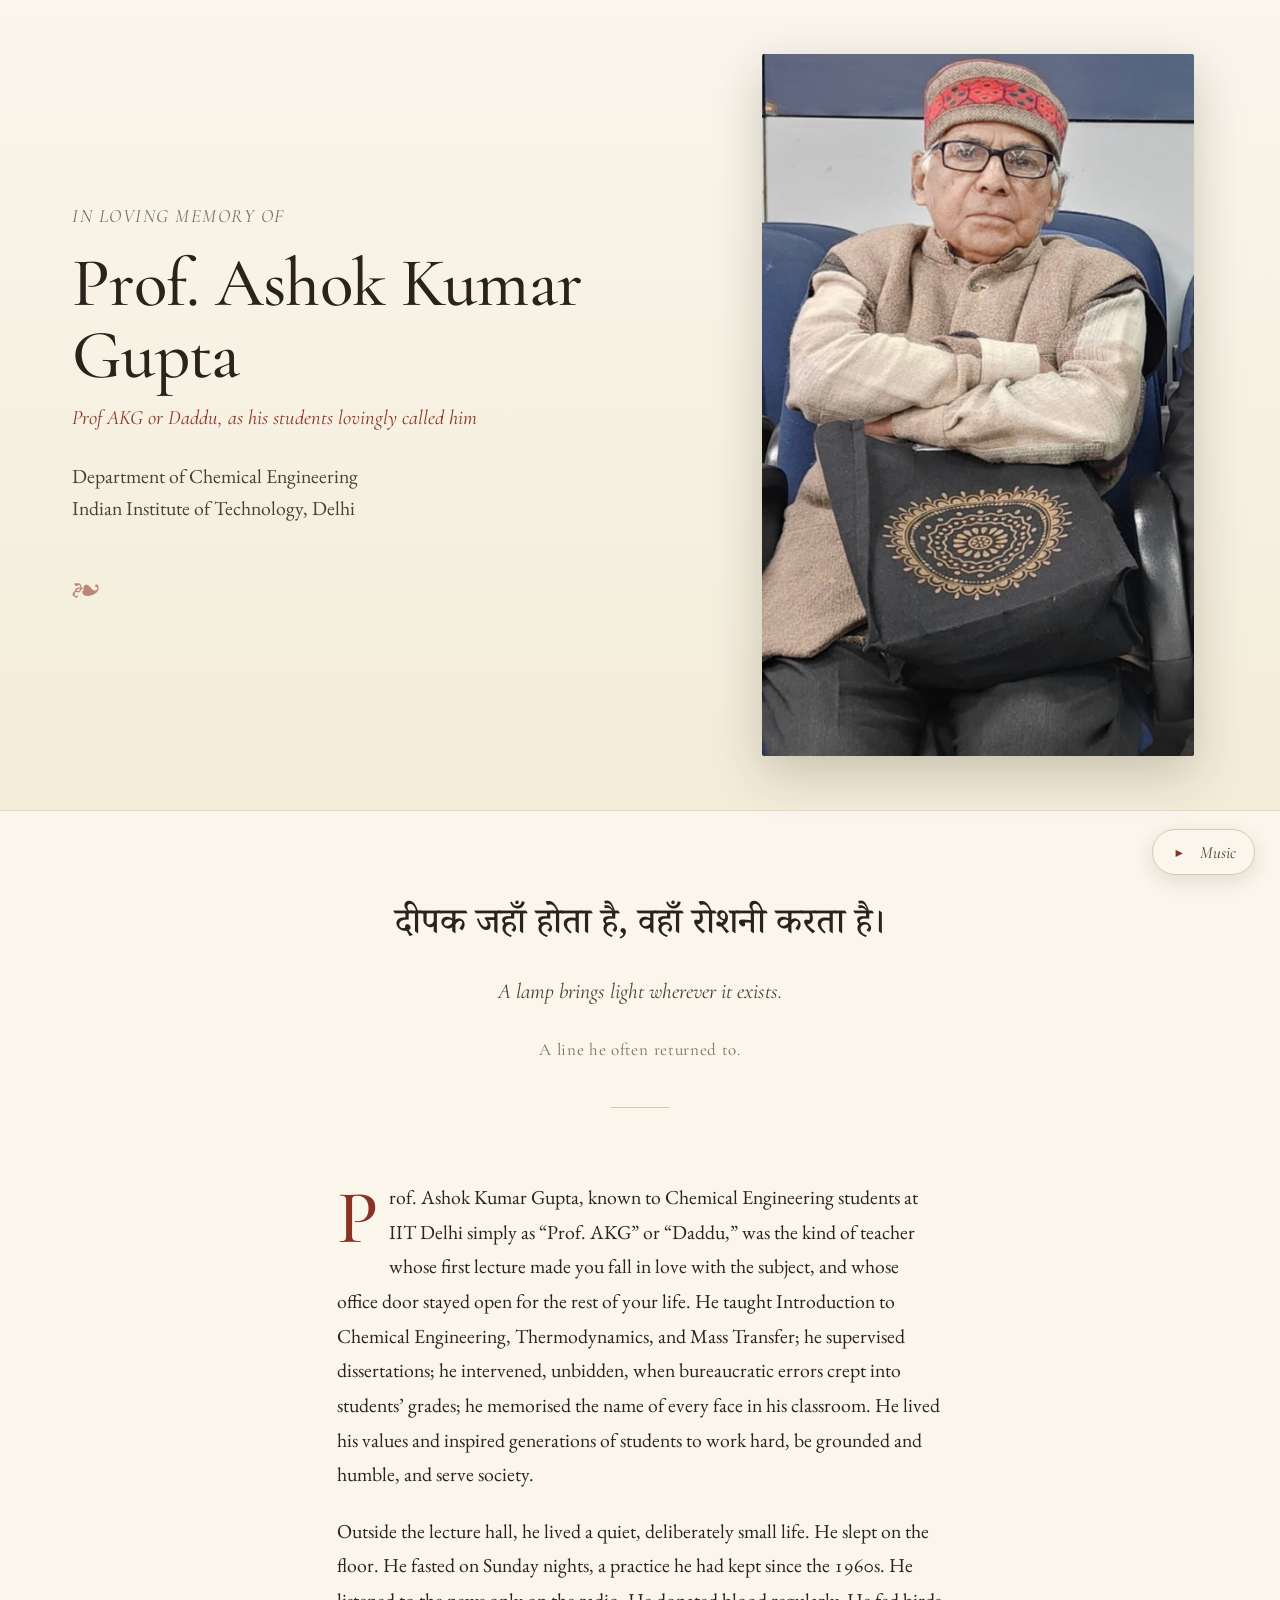
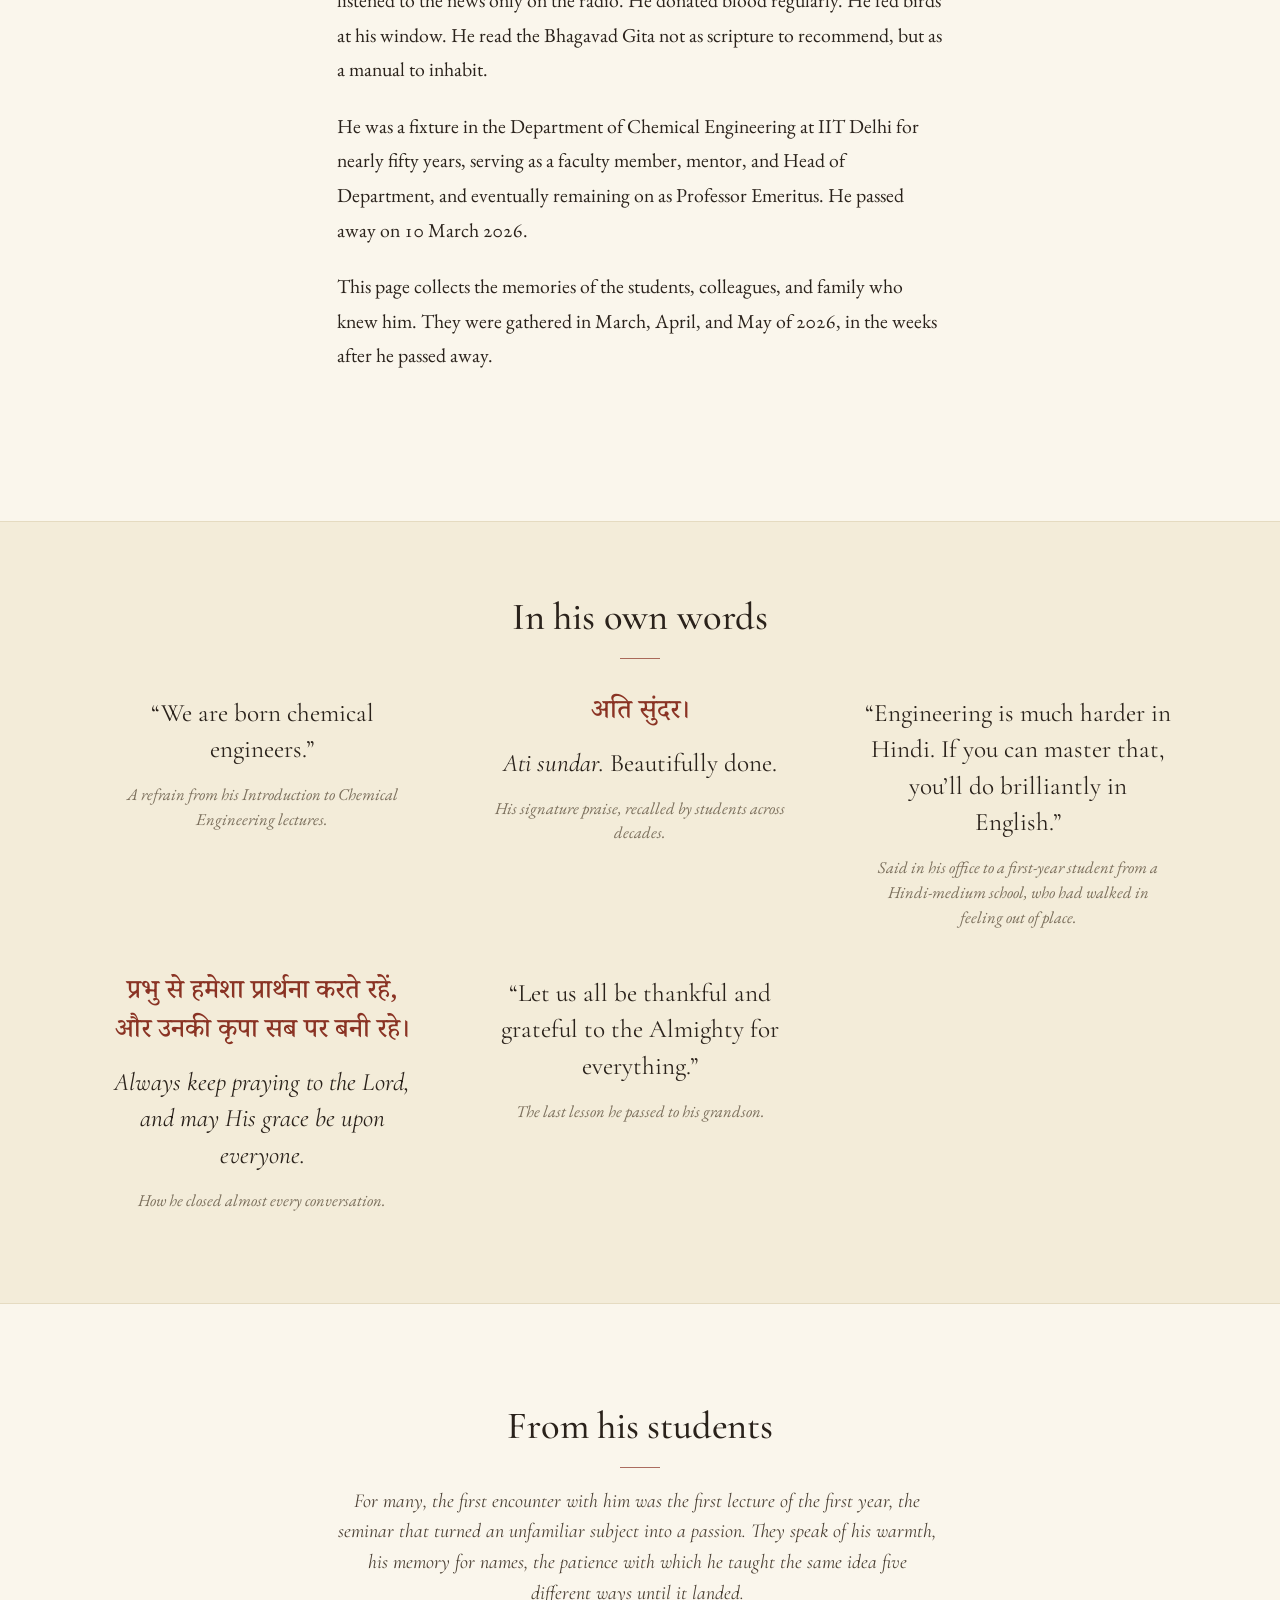
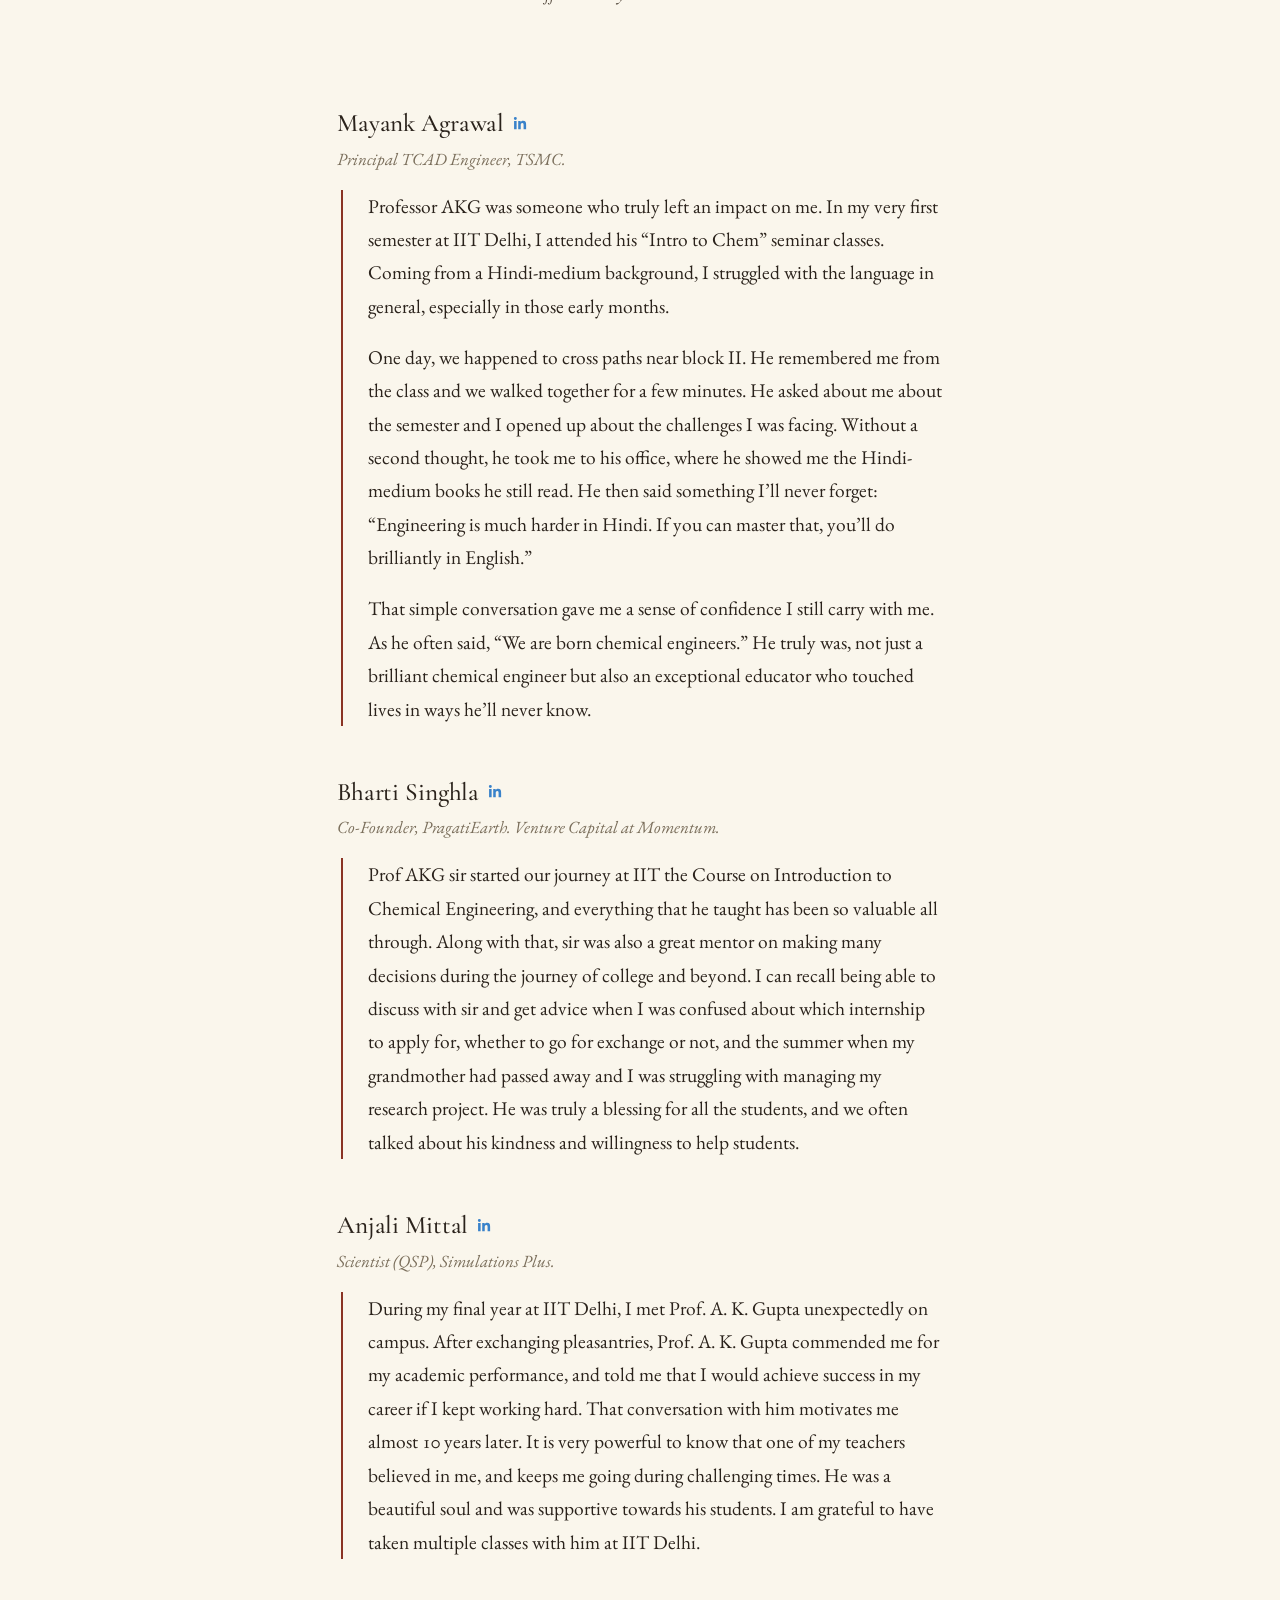
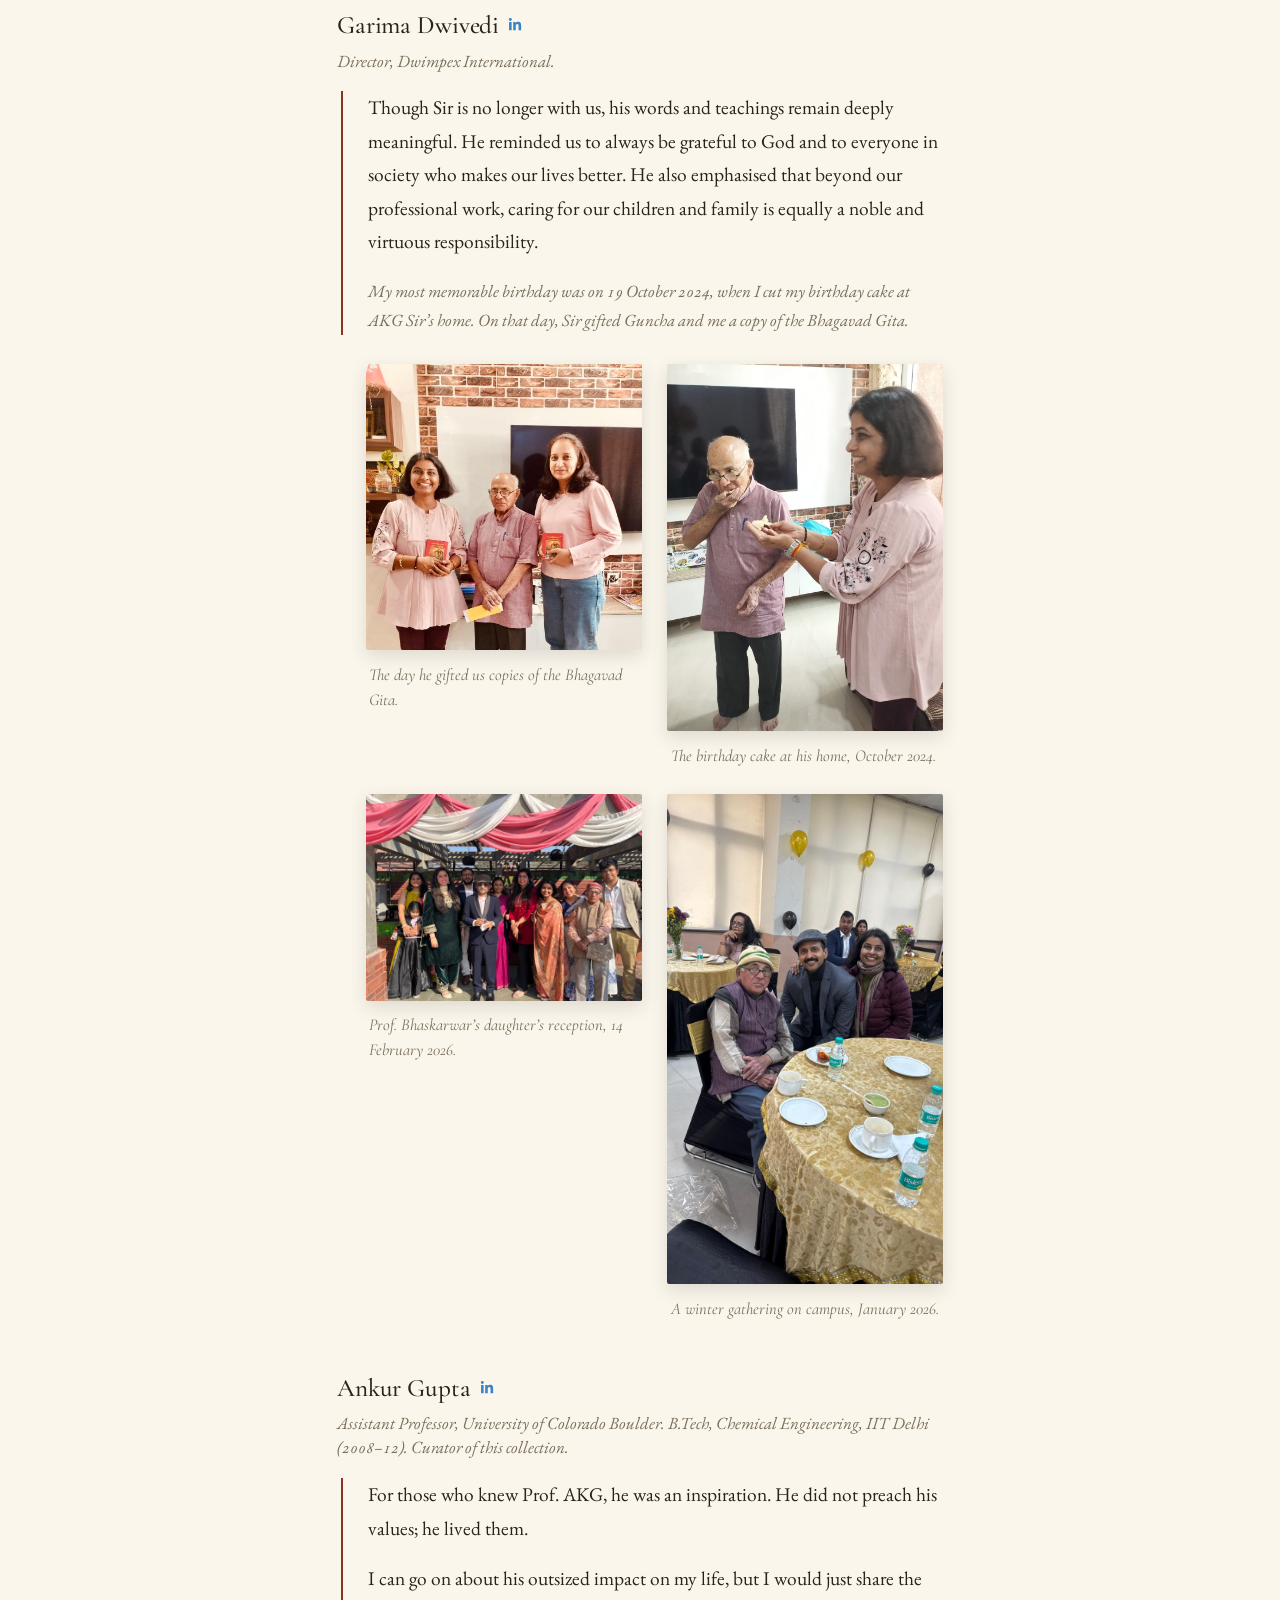
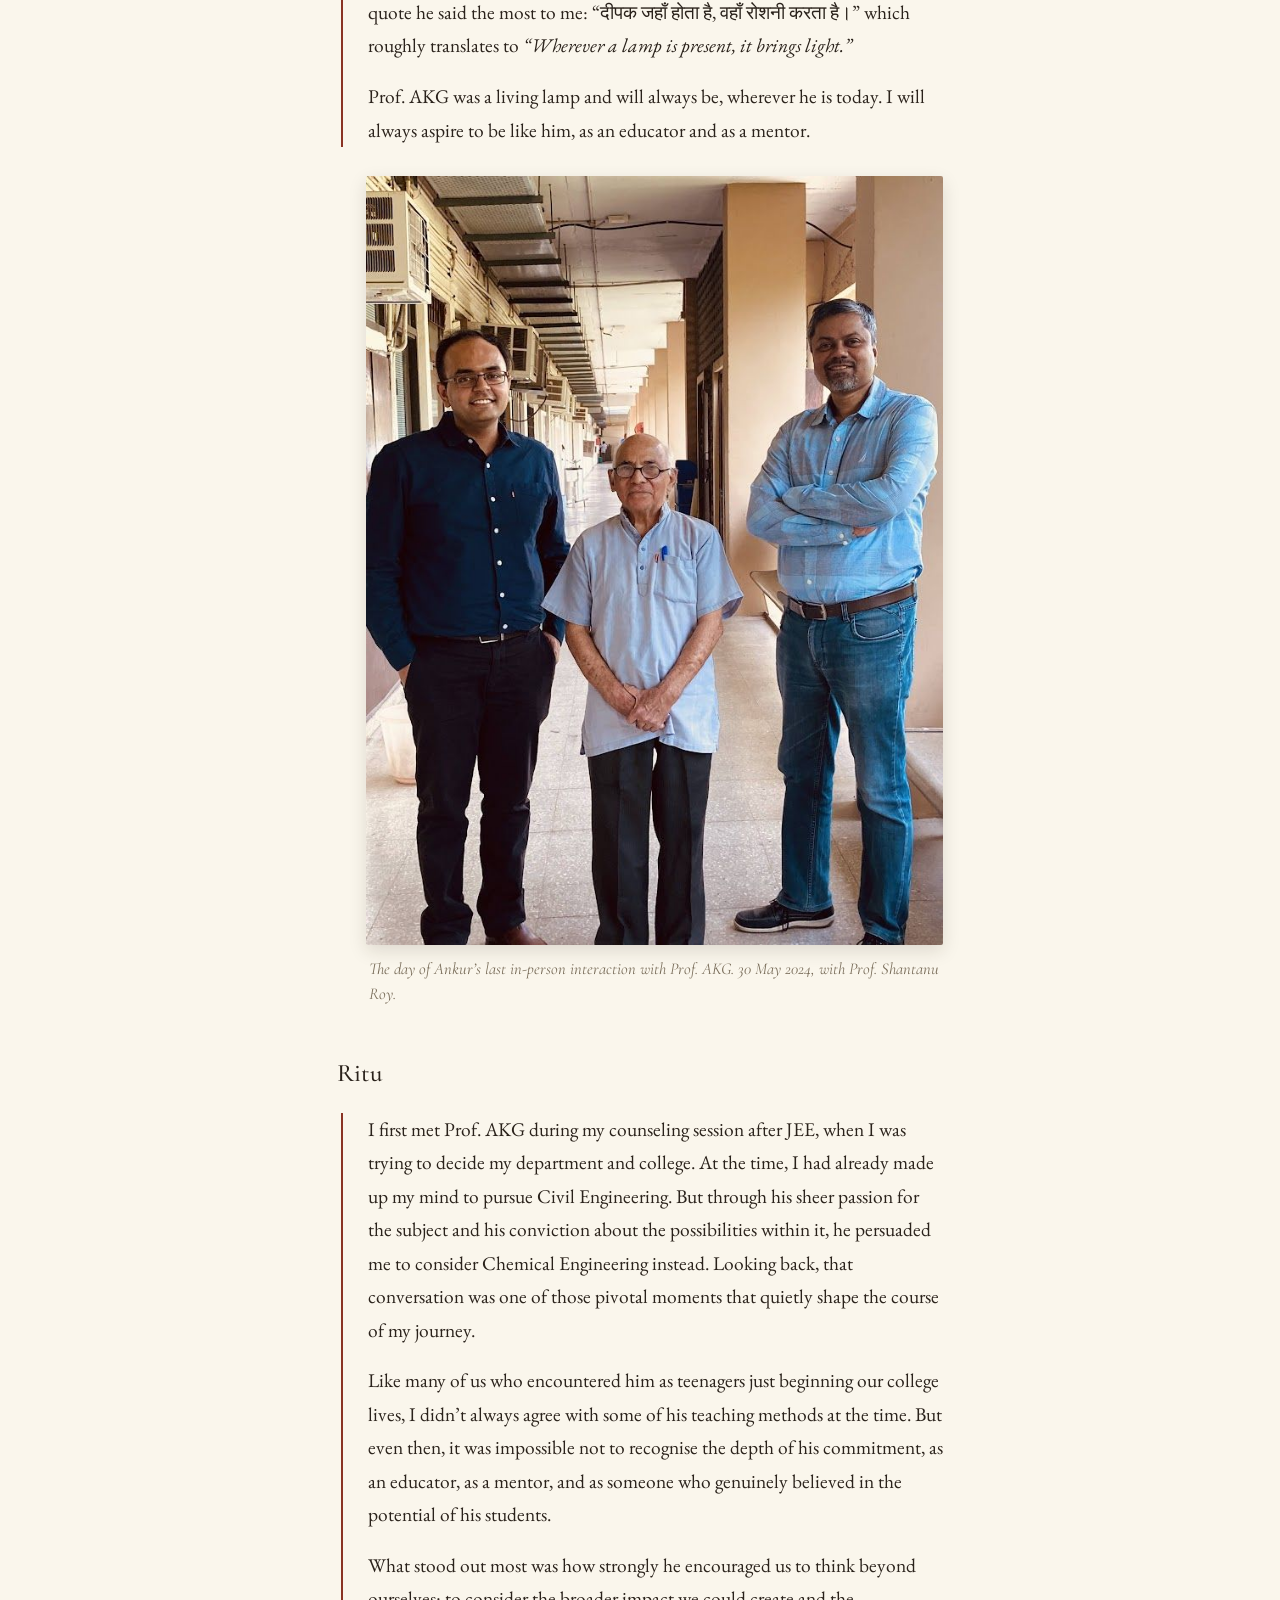
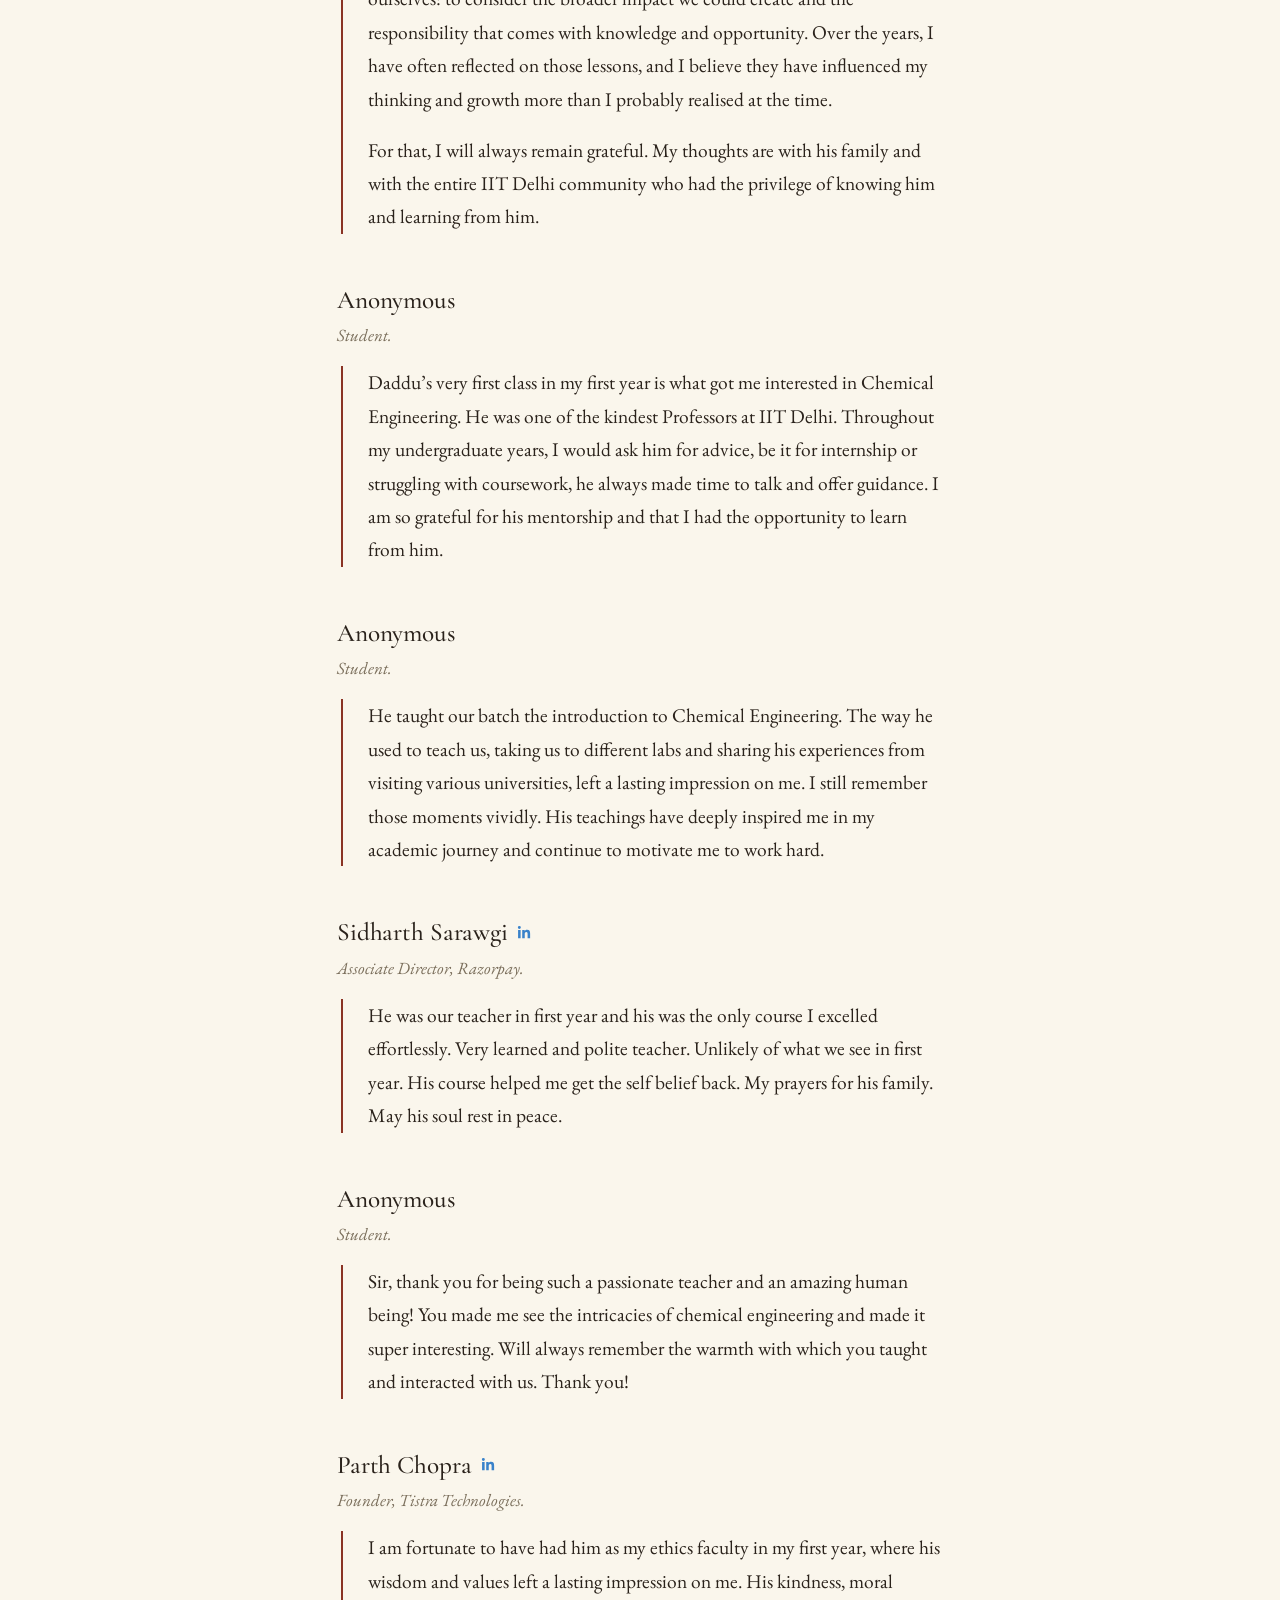
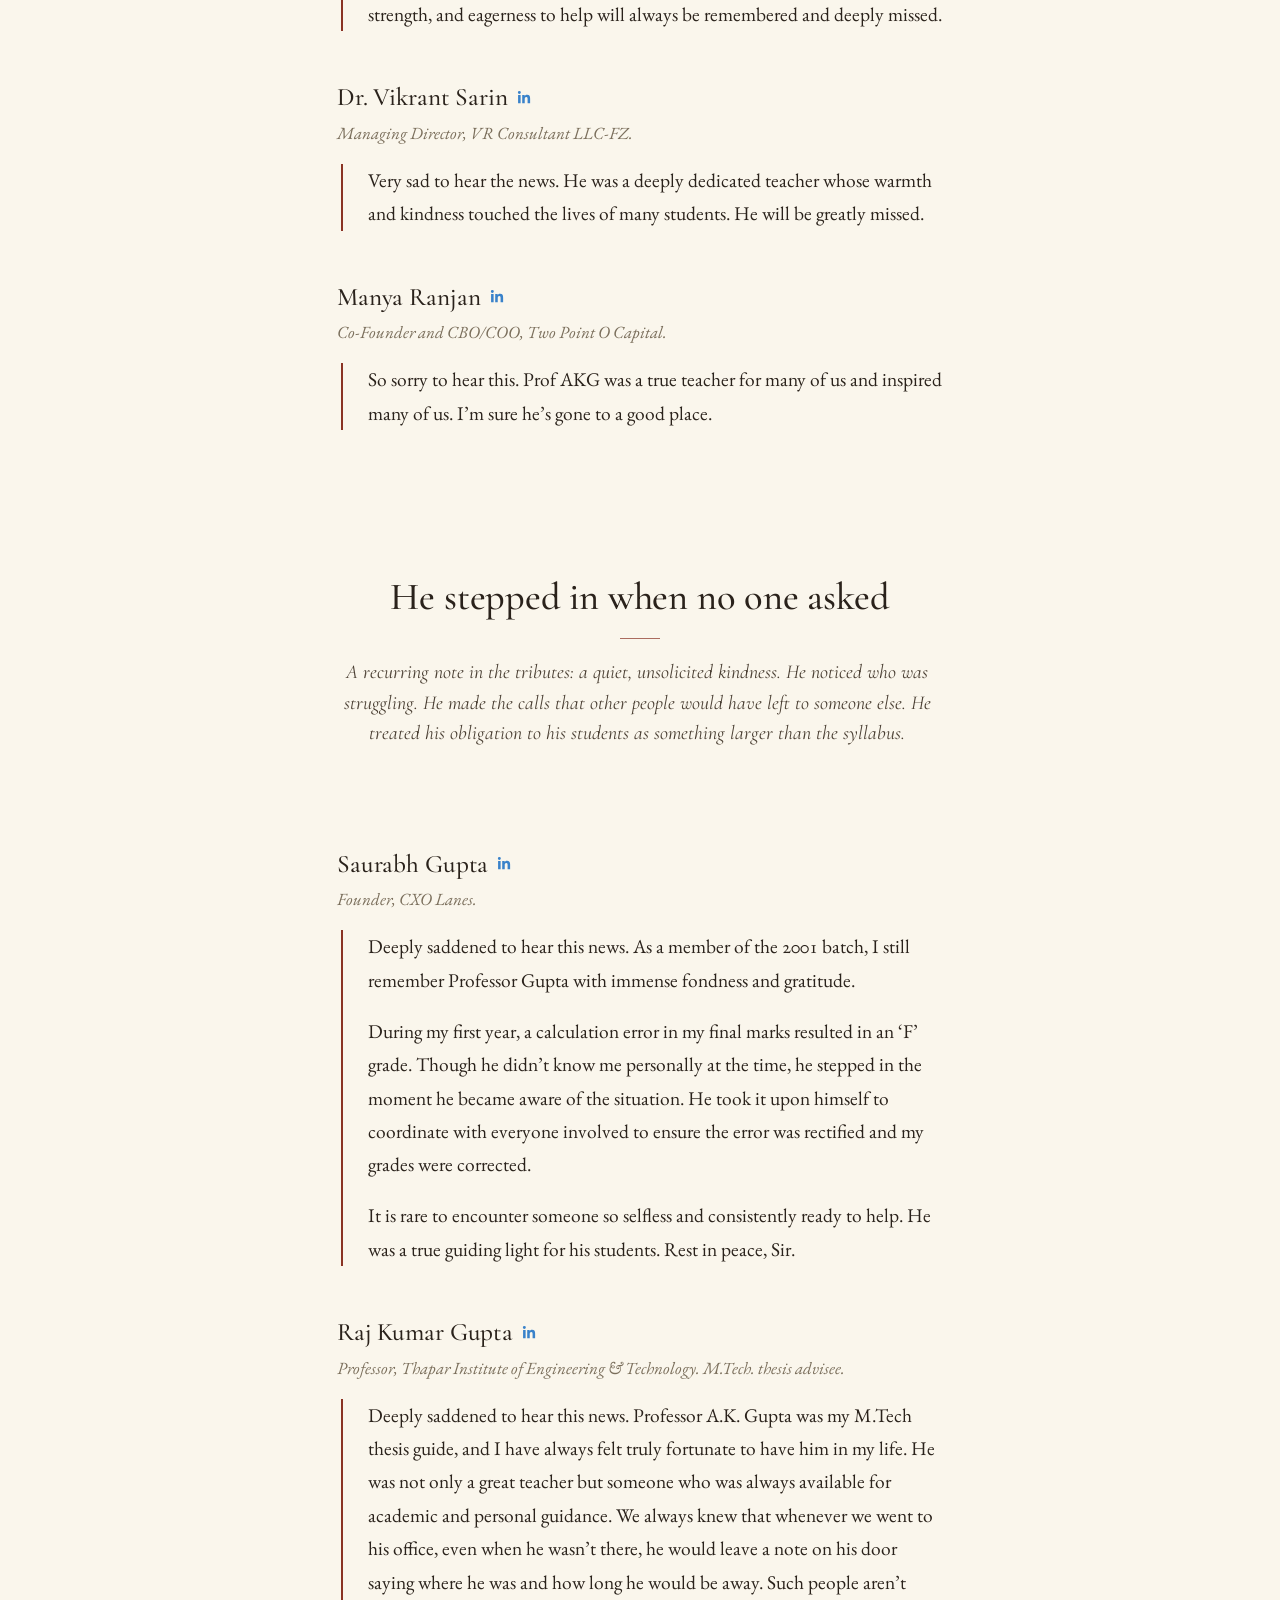
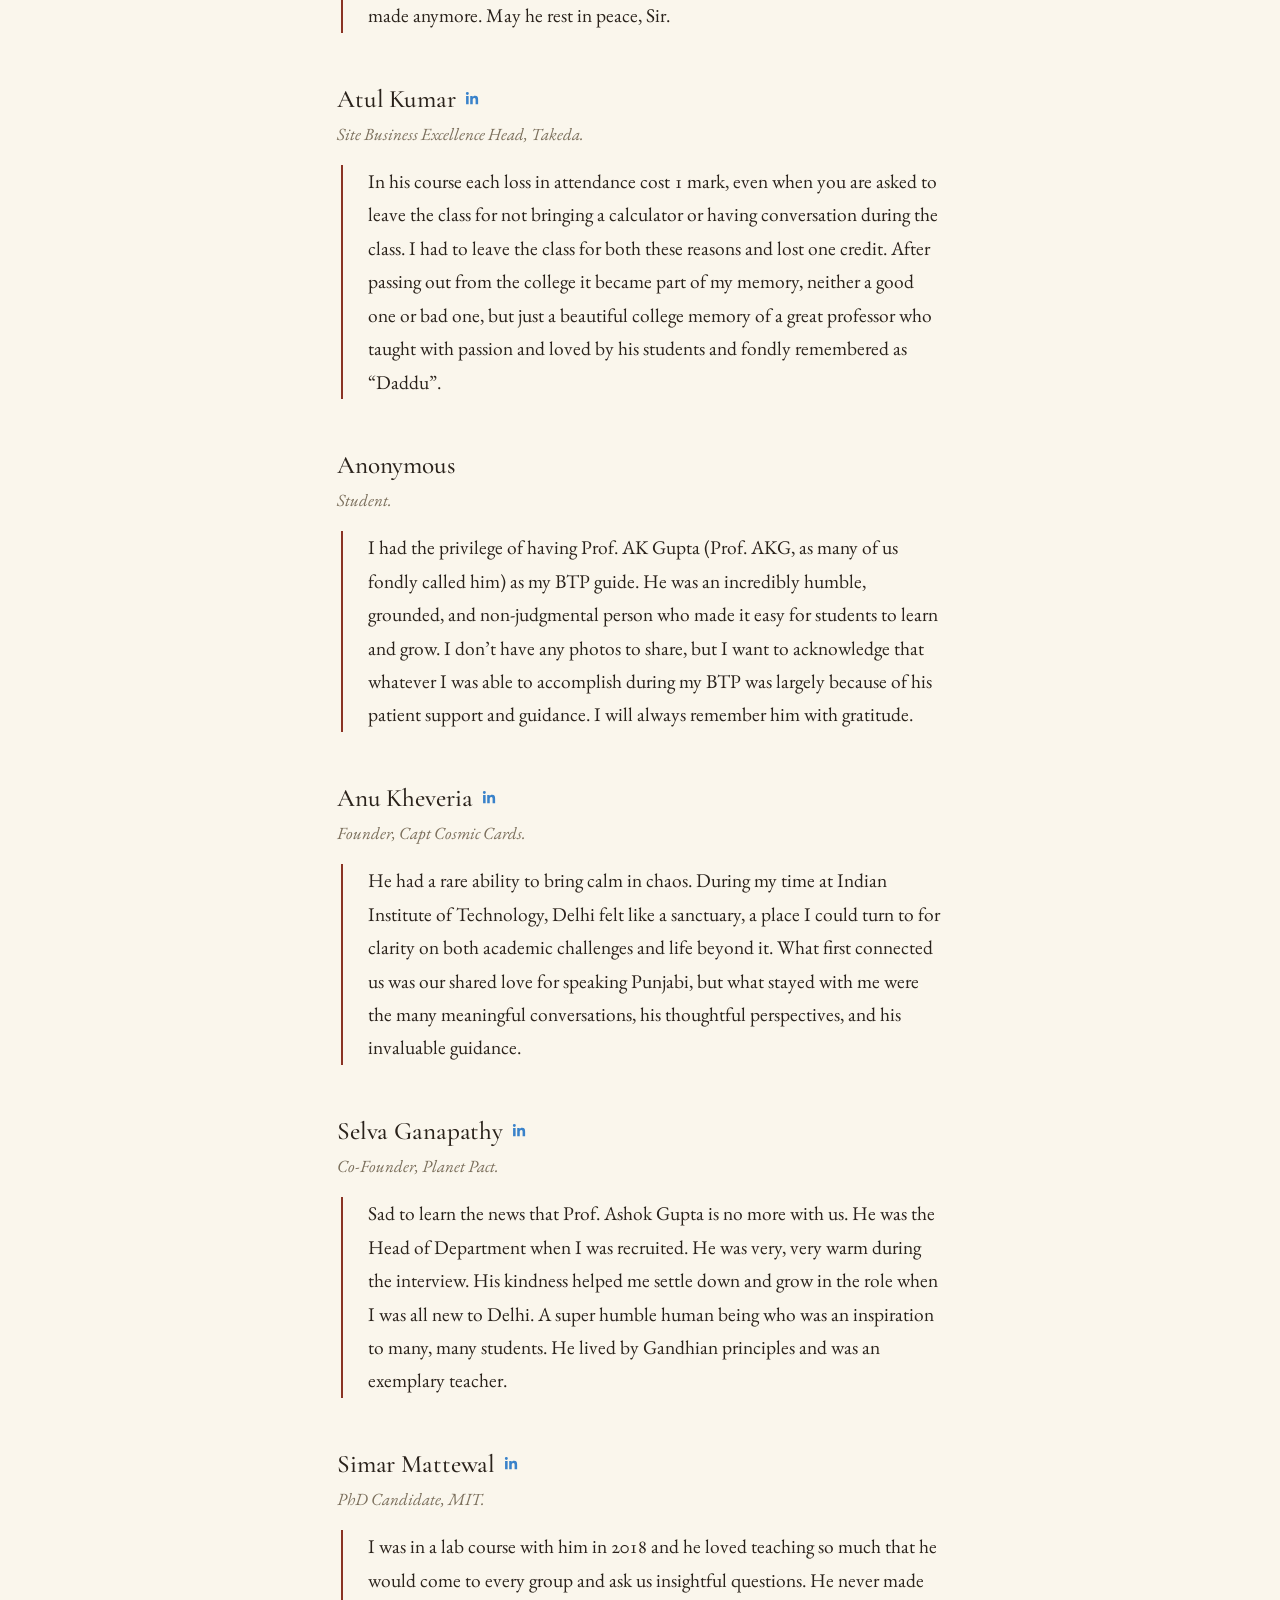
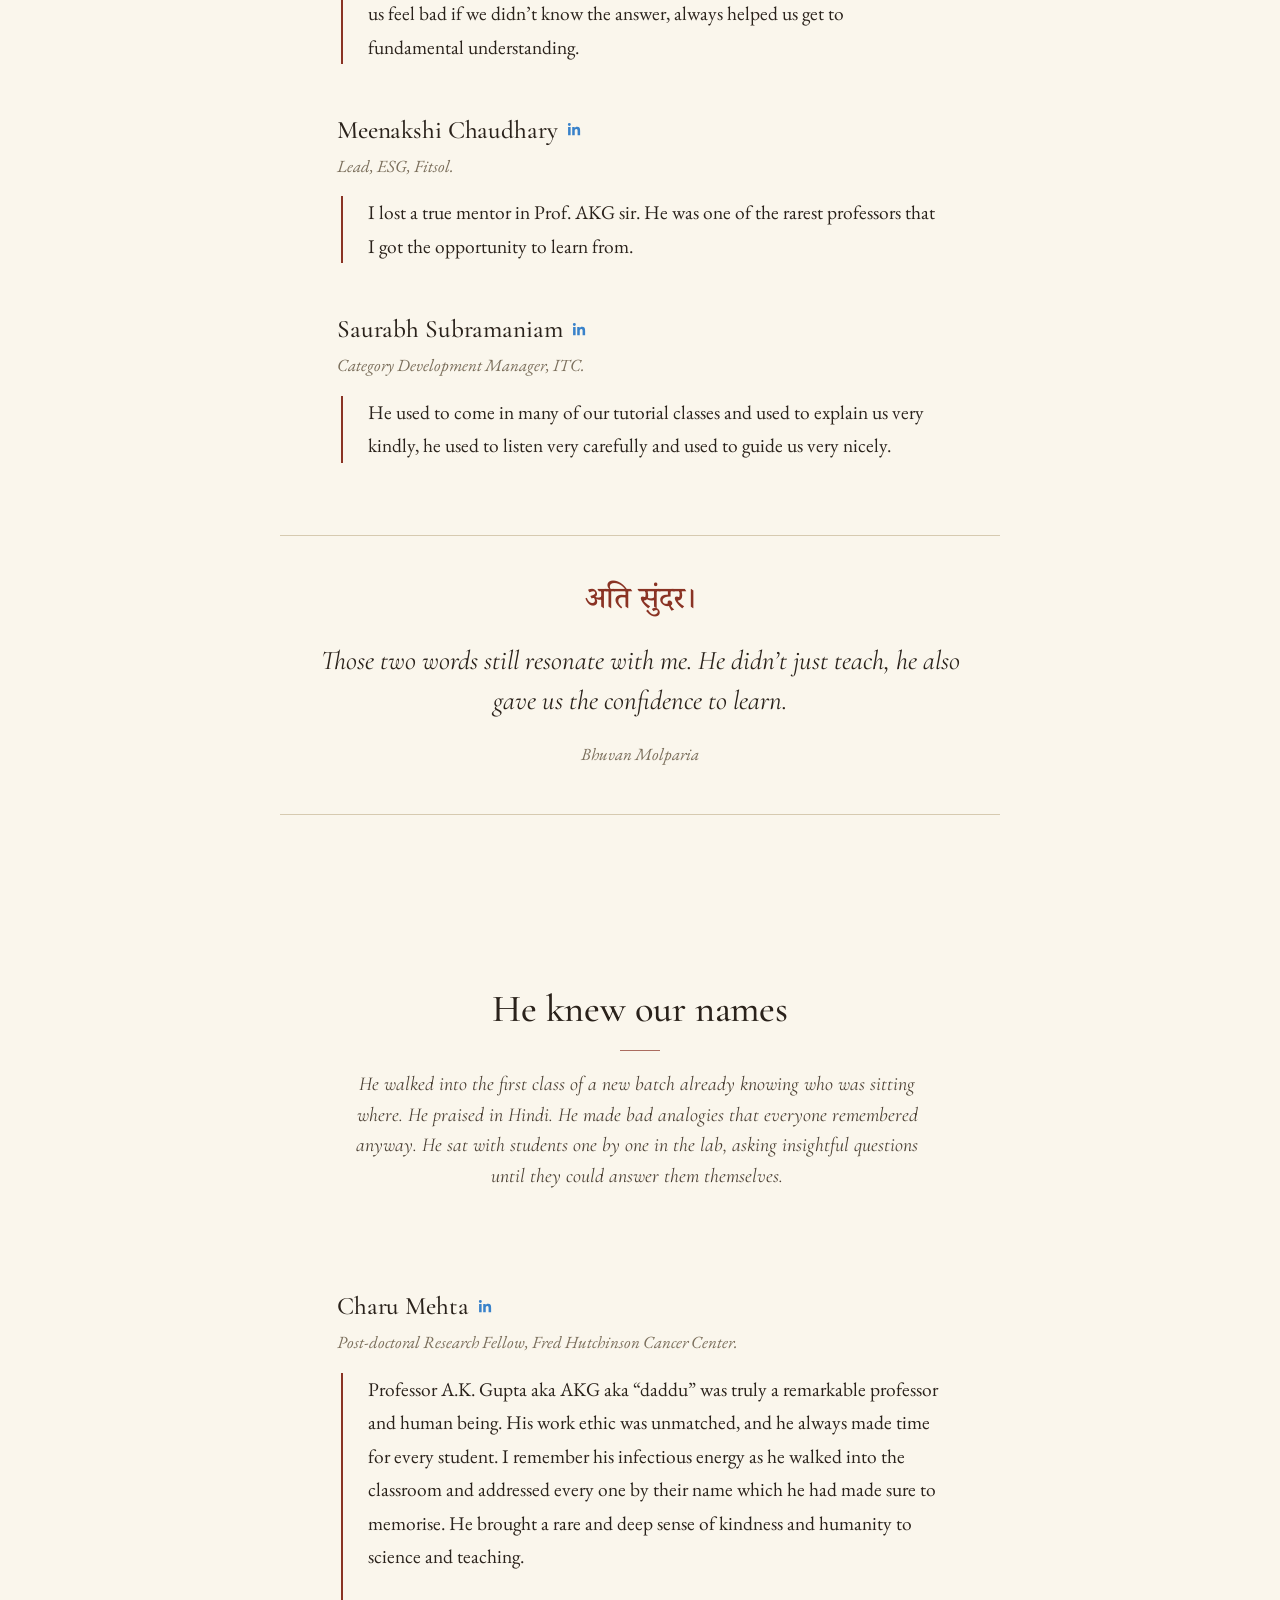
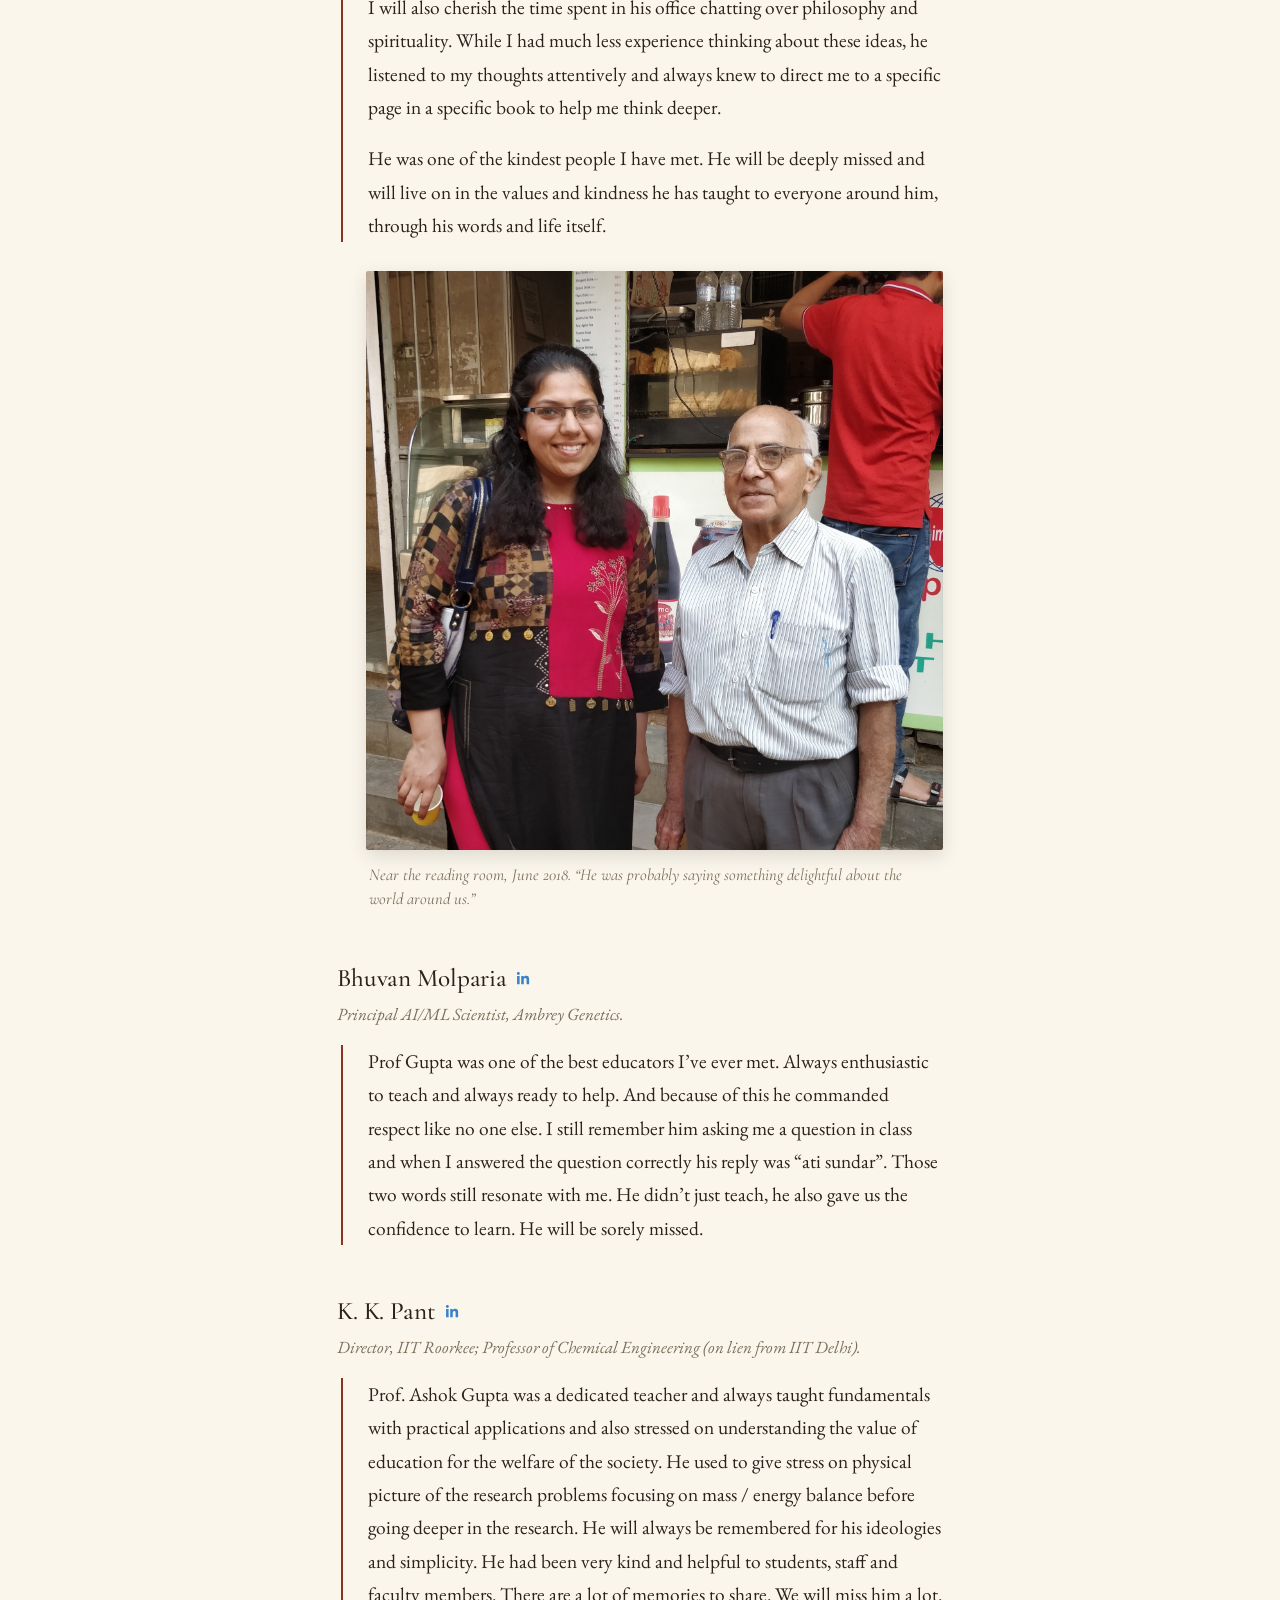
<file: Prof-AKG-Tribute/index.html>
<!doctype html>
<html lang="en">
<head>
  <meta charset="utf-8">
  <meta name="viewport" content="width=device-width, initial-scale=1">
  <meta name="description" content="A tribute to Prof. Ashok Kumar Gupta (Daddu), Department of Chemical Engineering, IIT Delhi. Memories from students, colleagues, and family.">
  <meta property="og:title" content="In Memory of Prof. A. K. Gupta">
  <meta property="og:description" content="A tribute to Prof. Ashok Kumar Gupta, Department of Chemical Engineering, IIT Delhi. Memories from students, colleagues, and family.">
  <meta property="og:image" content="https://ankurg90.github.io/Prof-AKG-Tribute/assets/og-thumbnail.jpg">
  <meta property="og:image:width" content="1200">
  <meta property="og:image:height" content="630">
  <meta property="og:url" content="https://ankurg90.github.io/Prof-AKG-Tribute/">
  <meta property="og:type" content="website">
  <meta name="twitter:card" content="summary_large_image">
  <meta name="twitter:title" content="In Memory of Prof. A. K. Gupta">
  <meta name="twitter:description" content="A tribute to Prof. Ashok Kumar Gupta, Department of Chemical Engineering, IIT Delhi.">
  <meta name="twitter:image" content="https://ankurg90.github.io/Prof-AKG-Tribute/assets/og-thumbnail.jpg">
  <title>In Memory of Prof. A. K. Gupta &middot; IIT Delhi</title>
  <link rel="preconnect" href="https://fonts.googleapis.com">
  <link rel="preconnect" href="https://fonts.gstatic.com" crossorigin>
  <link href="https://fonts.googleapis.com/css2?family=Cormorant+Garamond:ital,wght@0,400;0,500;0,600;0,700;1,400;1,500&family=EB+Garamond:ital,wght@0,400;0,500;0,600;1,400;1,500&family=Noto+Serif+Devanagari:wght@400;500;600&display=swap" rel="stylesheet">
  <link rel="stylesheet" href="styles.css">
</head>
<body>

<header class="hero">
  <div class="hero-portrait">
    <img src="assets/photos/00-hero-portrait.jpg" alt="A dignified portrait of Prof. Ashok Kumar Gupta in a Himachali topi and vest, arms folded, seated at an event.">
  </div>
  <div class="hero-text">
    <p class="eyebrow">In loving memory of</p>
    <h1>Prof. Ashok Kumar Gupta</h1>
    <p class="alias">Prof AKG or Daddu, as his students lovingly called him</p>
    <p class="affiliation">
      Department of Chemical Engineering<br>
      Indian Institute of Technology, Delhi
    </p>
    <p class="hero-ornament" aria-hidden="true">&#x2767;</p>
  </div>
</header>

<button class="audio-toggle" id="audio-toggle" type="button" aria-label="Play background music" title="Play music">
  <span class="audio-icon" aria-hidden="true">
    <span class="play">&#x25B6;</span>
    <span class="pause">&#x275A;&#x275A;</span>
  </span>
  <span class="audio-text">Music</span>
</button>
<audio id="bg-audio" loop preload="auto" aria-hidden="true">
  <source src="assets/audio/flute-tabla.mp3" type="audio/mpeg">
</audio>

<section class="epigraph">
  <p class="devanagari">दीपक जहाँ होता है, वहाँ रोशनी करता है।</p>
  <p class="translation"><em>A lamp brings light wherever it exists.</em></p>
  <p class="attribution">A line he often returned to.</p>
</section>

<section class="opening prose">
  <p>Prof. Ashok Kumar Gupta, known to Chemical Engineering students at IIT Delhi simply as &ldquo;Prof. AKG&rdquo; or &ldquo;Daddu,&rdquo; was the kind of teacher whose first lecture made you fall in love with the subject, and whose office door stayed open for the rest of your life. He taught Introduction to Chemical Engineering, Thermodynamics, and Mass Transfer; he supervised dissertations; he intervened, unbidden, when bureaucratic errors crept into students&rsquo; grades; he memorised the name of every face in his classroom. He lived his values and inspired generations of students to work hard, be grounded and humble, and serve society.</p>

  <p>Outside the lecture hall, he lived a quiet, deliberately small life. He slept on the floor. He fasted on Sunday nights, a practice he had kept since the 1960s. He listened to the news only on the radio. He donated blood regularly. He fed birds at his window. He read the Bhagavad Gita not as scripture to recommend, but as a manual to inhabit.</p>

  <p>He was a fixture in the Department of Chemical Engineering at IIT Delhi for nearly fifty years, serving as a faculty member, mentor, and Head of Department, and eventually remaining on as Professor Emeritus. He passed away on 10 March 2026.</p>

  <p>This page collects the memories of the students, colleagues, and family who knew him. They were gathered in March, April, and May of 2026, in the weeks after he passed away.</p>
</section>

<section class="quotes">
  <h2>In his own words</h2>
  <div class="quote-grid">
    <blockquote>
      <p>&ldquo;We are born chemical engineers.&rdquo;</p>
      <cite>A refrain from his Introduction to Chemical Engineering lectures.</cite>
    </blockquote>
    <blockquote>
      <p class="devanagari-inline">अति सुंदर।</p>
      <p><em>Ati sundar.</em> Beautifully done.</p>
      <cite>His signature praise, recalled by students across decades.</cite>
    </blockquote>
    <blockquote>
      <p>&ldquo;Engineering is much harder in Hindi. If you can master that, you&rsquo;ll do brilliantly in English.&rdquo;</p>
      <cite>Said in his office to a first-year student from a Hindi-medium school, who had walked in feeling out of place.</cite>
    </blockquote>
    <blockquote>
      <p class="devanagari-inline">प्रभु से हमेशा प्रार्थना करते रहें, और उनकी कृपा सब पर बनी रहे।</p>
      <p><em>Always keep praying to the Lord, and may His grace be upon everyone.</em></p>
      <cite>How he closed almost every conversation.</cite>
    </blockquote>
    <blockquote>
      <p>&ldquo;Let us all be thankful and grateful to the Almighty for everything.&rdquo;</p>
      <cite>The last lesson he passed to his grandson.</cite>
    </blockquote>
  </div>
</section>

<section class="prose">
  <h2>From his students</h2>
  <p class="section-lede">For many, the first encounter with him was the first lecture of the first year, the seminar that turned an unfamiliar subject into a passion. They speak of his warmth, his memory for names, the patience with which he taught the same idea five different ways until it landed.</p>
</section>

<article class="tribute">
  <header>
    <h3>Mayank Agrawal <a class="li-icon" href="https://www.linkedin.com/in/mayank-agrawal/" target="_blank" rel="noopener noreferrer" aria-label="LinkedIn profile of Mayank Agrawal" title="LinkedIn"><svg viewBox="0 0 448 512" width="14" height="14" aria-hidden="true" focusable="false"><path fill="currentColor" d="M100.28 448H7.4V148.9h92.88zM53.79 108.1C24.09 108.1 0 83.5 0 53.8a53.79 53.79 0 0 1 107.58 0c0 29.7-24.1 54.3-53.79 54.3zM447.9 448h-92.68V302.4c0-34.7-.7-79.2-48.29-79.2-48.29 0-55.69 37.7-55.69 76.7V448h-92.78V148.9h89.08v40.8h1.3c12.4-23.5 42.69-48.3 87.88-48.3 94 0 111.28 61.9 111.28 142.3V448z"/></svg></a></h3>
    <p class="connection">Principal TCAD Engineer, TSMC.</p>
  </header>
  <div class="message">
    <p>Professor AKG was someone who truly left an impact on me. In my very first semester at IIT Delhi, I attended his &ldquo;Intro to Chem&rdquo; seminar classes. Coming from a Hindi-medium background, I struggled with the language in general, especially in those early months.</p>
    <p>One day, we happened to cross paths near block II. He remembered me from the class and we walked together for a few minutes. He asked about me about the semester and I opened up about the challenges I was facing. Without a second thought, he took me to his office, where he showed me the Hindi-medium books he still read. He then said something I&rsquo;ll never forget: &ldquo;Engineering is much harder in Hindi. If you can master that, you&rsquo;ll do brilliantly in English.&rdquo;</p>
    <p>That simple conversation gave me a sense of confidence I still carry with me. As he often said, &ldquo;We are born chemical engineers.&rdquo; He truly was, not just a brilliant chemical engineer but also an exceptional educator who touched lives in ways he&rsquo;ll never know.</p>
  </div>
</article>

<article class="tribute">
  <header>
    <h3>Bharti Singhla <a class="li-icon" href="https://www.linkedin.com/in/bharti-singhla-73317174/" target="_blank" rel="noopener noreferrer" aria-label="LinkedIn profile of Bharti Singhla" title="LinkedIn"><svg viewBox="0 0 448 512" width="14" height="14" aria-hidden="true" focusable="false"><path fill="currentColor" d="M100.28 448H7.4V148.9h92.88zM53.79 108.1C24.09 108.1 0 83.5 0 53.8a53.79 53.79 0 0 1 107.58 0c0 29.7-24.1 54.3-53.79 54.3zM447.9 448h-92.68V302.4c0-34.7-.7-79.2-48.29-79.2-48.29 0-55.69 37.7-55.69 76.7V448h-92.78V148.9h89.08v40.8h1.3c12.4-23.5 42.69-48.3 87.88-48.3 94 0 111.28 61.9 111.28 142.3V448z"/></svg></a></h3>
    <p class="connection">Co-Founder, PragatiEarth. Venture Capital at Momentum.</p>
  </header>
  <div class="message">
    <p>Prof AKG sir started our journey at IIT the Course on Introduction to Chemical Engineering, and everything that he taught has been so valuable all through. Along with that, sir was also a great mentor on making many decisions during the journey of college and beyond. I can recall being able to discuss with sir and get advice when I was confused about which internship to apply for, whether to go for exchange or not, and the summer when my grandmother had passed away and I was struggling with managing my research project. He was truly a blessing for all the students, and we often talked about his kindness and willingness to help students.</p>
  </div>
</article>

<article class="tribute">
  <header>
    <h3>Anjali Mittal <a class="li-icon" href="https://www.linkedin.com/in/anjali-mittal-2b355012b/" target="_blank" rel="noopener noreferrer" aria-label="LinkedIn profile of Anjali Mittal" title="LinkedIn"><svg viewBox="0 0 448 512" width="14" height="14" aria-hidden="true" focusable="false"><path fill="currentColor" d="M100.28 448H7.4V148.9h92.88zM53.79 108.1C24.09 108.1 0 83.5 0 53.8a53.79 53.79 0 0 1 107.58 0c0 29.7-24.1 54.3-53.79 54.3zM447.9 448h-92.68V302.4c0-34.7-.7-79.2-48.29-79.2-48.29 0-55.69 37.7-55.69 76.7V448h-92.78V148.9h89.08v40.8h1.3c12.4-23.5 42.69-48.3 87.88-48.3 94 0 111.28 61.9 111.28 142.3V448z"/></svg></a></h3>
    <p class="connection">Scientist (QSP), Simulations Plus.</p>
  </header>
  <div class="message">
    <p>During my final year at IIT Delhi, I met Prof. A. K. Gupta unexpectedly on campus. After exchanging pleasantries, Prof. A. K. Gupta commended me for my academic performance, and told me that I would achieve success in my career if I kept working hard. That conversation with him motivates me almost 10 years later. It is very powerful to know that one of my teachers believed in me, and keeps me going during challenging times. He was a beautiful soul and was supportive towards his students. I am grateful to have taken multiple classes with him at IIT Delhi.</p>
  </div>
</article>

<article class="tribute">
  <header>
    <h3>Garima Dwivedi <a class="li-icon" href="https://www.linkedin.com/in/dr-garima-dwivedi-nee-mishra-46b50115/" target="_blank" rel="noopener noreferrer" aria-label="LinkedIn profile of Garima Dwivedi" title="LinkedIn"><svg viewBox="0 0 448 512" width="14" height="14" aria-hidden="true" focusable="false"><path fill="currentColor" d="M100.28 448H7.4V148.9h92.88zM53.79 108.1C24.09 108.1 0 83.5 0 53.8a53.79 53.79 0 0 1 107.58 0c0 29.7-24.1 54.3-53.79 54.3zM447.9 448h-92.68V302.4c0-34.7-.7-79.2-48.29-79.2-48.29 0-55.69 37.7-55.69 76.7V448h-92.78V148.9h89.08v40.8h1.3c12.4-23.5 42.69-48.3 87.88-48.3 94 0 111.28 61.9 111.28 142.3V448z"/></svg></a></h3>
    <p class="connection">Director, Dwimpex International.</p>
  </header>
  <div class="message">
    <p>Though Sir is no longer with us, his words and teachings remain deeply meaningful. He reminded us to always be grateful to God and to everyone in society who makes our lives better. He also emphasised that beyond our professional work, caring for our children and family is equally a noble and virtuous responsibility.</p>
    <p class="caption">My most memorable birthday was on 19 October 2024, when I cut my birthday cake at AKG Sir&rsquo;s home. On that day, Sir gifted Guncha and me a copy of the Bhagavad Gita.</p>
  </div>
  <div class="tribute-photos">
    <figure>
      <img src="assets/photos/07-gita-gift.jpeg" alt="Prof. Gupta gifting two students copies of the Bhagavad Gita at his home.">
      <figcaption>The day he gifted us copies of the Bhagavad Gita.</figcaption>
    </figure>
    <figure>
      <img src="assets/photos/06-cake-cutting.jpeg" alt="A student feeding cake to Prof. Gupta at his home.">
      <figcaption>The birthday cake at his home, October 2024.</figcaption>
    </figure>
    <figure>
      <img src="assets/photos/08-reception.jpeg" alt="A group of friends, students and Prof. Gupta at a wedding reception on the IIT Delhi campus.">
      <figcaption>Prof. Bhaskarwar&rsquo;s daughter&rsquo;s reception, 14 February 2026.</figcaption>
    </figure>
    <figure>
      <img src="assets/photos/13-winter-event.jpeg" alt="Prof. Gupta in a winter cap, seated at a banquet table with former students.">
      <figcaption>A winter gathering on campus, January 2026.</figcaption>
    </figure>
  </div>
</article>

<article class="tribute">
  <header>
    <h3>Ankur Gupta <a class="li-icon" href="https://www.linkedin.com/in/ankurg90/" target="_blank" rel="noopener noreferrer" aria-label="LinkedIn profile of Ankur Gupta" title="LinkedIn"><svg viewBox="0 0 448 512" width="14" height="14" aria-hidden="true" focusable="false"><path fill="currentColor" d="M100.28 448H7.4V148.9h92.88zM53.79 108.1C24.09 108.1 0 83.5 0 53.8a53.79 53.79 0 0 1 107.58 0c0 29.7-24.1 54.3-53.79 54.3zM447.9 448h-92.68V302.4c0-34.7-.7-79.2-48.29-79.2-48.29 0-55.69 37.7-55.69 76.7V448h-92.78V148.9h89.08v40.8h1.3c12.4-23.5 42.69-48.3 87.88-48.3 94 0 111.28 61.9 111.28 142.3V448z"/></svg></a></h3>
    <p class="connection">Assistant Professor, University of Colorado Boulder. B.Tech, Chemical Engineering, IIT Delhi (2008–12). Curator of this collection.</p>
  </header>
  <div class="message">
    <p>For those who knew Prof. AKG, he was an inspiration. He did not preach his values; he lived them.</p>
    <p>I can go on about his outsized impact on my life, but I would just share the quote he said the most to me: <span class="devanagari-inline">&ldquo;दीपक जहाँ होता है, वहाँ रोशनी करता है।&rdquo;</span> which roughly translates to <em>&ldquo;Wherever a lamp is present, it brings light.&rdquo;</em></p>
    <p>Prof. AKG was a living lamp and will always be, wherever he is today. I will always aspire to be like him, as an educator and as a mentor.</p>
  </div>
  <div class="tribute-photos">
    <figure>
      <img src="assets/photos/03-iitd-hallway.jpeg" alt="Prof. Gupta in the Chemical Engineering corridor at IIT Delhi, flanked by Ankur Gupta and Prof. Shantanu Roy.">
      <figcaption>The day of Ankur&rsquo;s last in-person interaction with Prof. AKG. 30 May 2024, with Prof. Shantanu Roy.</figcaption>
    </figure>
  </div>
</article>

<article class="tribute">
  <header>
    <h3>Ritu</h3>
  </header>
  <div class="message">
    <p>I first met Prof. AKG during my counseling session after JEE, when I was trying to decide my department and college. At the time, I had already made up my mind to pursue Civil Engineering. But through his sheer passion for the subject and his conviction about the possibilities within it, he persuaded me to consider Chemical Engineering instead. Looking back, that conversation was one of those pivotal moments that quietly shape the course of my journey.</p>
    <p>Like many of us who encountered him as teenagers just beginning our college lives, I didn&rsquo;t always agree with some of his teaching methods at the time. But even then, it was impossible not to recognise the depth of his commitment, as an educator, as a mentor, and as someone who genuinely believed in the potential of his students.</p>
    <p>What stood out most was how strongly he encouraged us to think beyond ourselves: to consider the broader impact we could create and the responsibility that comes with knowledge and opportunity. Over the years, I have often reflected on those lessons, and I believe they have influenced my thinking and growth more than I probably realised at the time.</p>
    <p>For that, I will always remain grateful. My thoughts are with his family and with the entire IIT Delhi community who had the privilege of knowing him and learning from him.</p>
  </div>
</article>

<article class="tribute">
  <header>
    <h3>Anonymous</h3>
    <p class="connection">Student.</p>
  </header>
  <div class="message">
    <p>Daddu&rsquo;s very first class in my first year is what got me interested in Chemical Engineering. He was one of the kindest Professors at IIT Delhi. Throughout my undergraduate years, I would ask him for advice, be it for internship or struggling with coursework, he always made time to talk and offer guidance. I am so grateful for his mentorship and that I had the opportunity to learn from him.</p>
  </div>
</article>

<article class="tribute">
  <header>
    <h3>Anonymous</h3>
    <p class="connection">Student.</p>
  </header>
  <div class="message">
    <p>He taught our batch the introduction to Chemical Engineering. The way he used to teach us, taking us to different labs and sharing his experiences from visiting various universities, left a lasting impression on me. I still remember those moments vividly. His teachings have deeply inspired me in my academic journey and continue to motivate me to work hard.</p>
  </div>
</article>

<article class="tribute">
  <header>
    <h3>Sidharth Sarawgi <a class="li-icon" href="https://www.linkedin.com/in/sidharthsarawgi/" target="_blank" rel="noopener noreferrer" aria-label="LinkedIn profile of Sidharth Sarawgi" title="LinkedIn"><svg viewBox="0 0 448 512" width="14" height="14" aria-hidden="true" focusable="false"><path fill="currentColor" d="M100.28 448H7.4V148.9h92.88zM53.79 108.1C24.09 108.1 0 83.5 0 53.8a53.79 53.79 0 0 1 107.58 0c0 29.7-24.1 54.3-53.79 54.3zM447.9 448h-92.68V302.4c0-34.7-.7-79.2-48.29-79.2-48.29 0-55.69 37.7-55.69 76.7V448h-92.78V148.9h89.08v40.8h1.3c12.4-23.5 42.69-48.3 87.88-48.3 94 0 111.28 61.9 111.28 142.3V448z"/></svg></a></h3>
    <p class="connection">Associate Director, Razorpay.</p>
  </header>
  <div class="message">
    <p>He was our teacher in first year and his was the only course I excelled effortlessly. Very learned and polite teacher. Unlikely of what we see in first year. His course helped me get the self belief back. My prayers for his family. May his soul rest in peace.</p>
  </div>
</article>

<article class="tribute">
  <header>
    <h3>Anonymous</h3>
    <p class="connection">Student.</p>
  </header>
  <div class="message">
    <p>Sir, thank you for being such a passionate teacher and an amazing human being! You made me see the intricacies of chemical engineering and made it super interesting. Will always remember the warmth with which you taught and interacted with us. Thank you!</p>
  </div>
</article>

<article class="tribute">
  <header>
    <h3>Parth Chopra <a class="li-icon" href="https://www.linkedin.com/in/parth-chopra-b24910203/" target="_blank" rel="noopener noreferrer" aria-label="LinkedIn profile of Parth Chopra" title="LinkedIn"><svg viewBox="0 0 448 512" width="14" height="14" aria-hidden="true" focusable="false"><path fill="currentColor" d="M100.28 448H7.4V148.9h92.88zM53.79 108.1C24.09 108.1 0 83.5 0 53.8a53.79 53.79 0 0 1 107.58 0c0 29.7-24.1 54.3-53.79 54.3zM447.9 448h-92.68V302.4c0-34.7-.7-79.2-48.29-79.2-48.29 0-55.69 37.7-55.69 76.7V448h-92.78V148.9h89.08v40.8h1.3c12.4-23.5 42.69-48.3 87.88-48.3 94 0 111.28 61.9 111.28 142.3V448z"/></svg></a></h3>
    <p class="connection">Founder, Tistra Technologies.</p>
  </header>
  <div class="message">
    <p>I am fortunate to have had him as my ethics faculty in my first year, where his wisdom and values left a lasting impression on me. His kindness, moral strength, and eagerness to help will always be remembered and deeply missed.</p>
  </div>
</article>

<article class="tribute">
  <header>
    <h3>Dr. Vikrant Sarin <a class="li-icon" href="https://www.linkedin.com/in/dr-vikrant-sarin-2a20b811/" target="_blank" rel="noopener noreferrer" aria-label="LinkedIn profile of Dr. Vikrant Sarin" title="LinkedIn"><svg viewBox="0 0 448 512" width="14" height="14" aria-hidden="true" focusable="false"><path fill="currentColor" d="M100.28 448H7.4V148.9h92.88zM53.79 108.1C24.09 108.1 0 83.5 0 53.8a53.79 53.79 0 0 1 107.58 0c0 29.7-24.1 54.3-53.79 54.3zM447.9 448h-92.68V302.4c0-34.7-.7-79.2-48.29-79.2-48.29 0-55.69 37.7-55.69 76.7V448h-92.78V148.9h89.08v40.8h1.3c12.4-23.5 42.69-48.3 87.88-48.3 94 0 111.28 61.9 111.28 142.3V448z"/></svg></a></h3>
    <p class="connection">Managing Director, VR Consultant LLC-FZ.</p>
  </header>
  <div class="message">
    <p>Very sad to hear the news. He was a deeply dedicated teacher whose warmth and kindness touched the lives of many students. He will be greatly missed.</p>
  </div>
</article>

<article class="tribute">
  <header>
    <h3>Manya Ranjan <a class="li-icon" href="https://www.linkedin.com/in/manya-ranjan-408a066/" target="_blank" rel="noopener noreferrer" aria-label="LinkedIn profile of Manya Ranjan" title="LinkedIn"><svg viewBox="0 0 448 512" width="14" height="14" aria-hidden="true" focusable="false"><path fill="currentColor" d="M100.28 448H7.4V148.9h92.88zM53.79 108.1C24.09 108.1 0 83.5 0 53.8a53.79 53.79 0 0 1 107.58 0c0 29.7-24.1 54.3-53.79 54.3zM447.9 448h-92.68V302.4c0-34.7-.7-79.2-48.29-79.2-48.29 0-55.69 37.7-55.69 76.7V448h-92.78V148.9h89.08v40.8h1.3c12.4-23.5 42.69-48.3 87.88-48.3 94 0 111.28 61.9 111.28 142.3V448z"/></svg></a></h3>
    <p class="connection">Co-Founder and CBO/COO, Two Point O Capital.</p>
  </header>
  <div class="message">
    <p>So sorry to hear this. Prof AKG was a true teacher for many of us and inspired many of us. I&rsquo;m sure he&rsquo;s gone to a good place.</p>
  </div>
</article>

<section class="prose">
  <h2>He stepped in when no one asked</h2>
  <p class="section-lede">A recurring note in the tributes: a quiet, unsolicited kindness. He noticed who was struggling. He made the calls that other people would have left to someone else. He treated his obligation to his students as something larger than the syllabus.</p>
</section>

<article class="tribute">
  <header>
    <h3>Saurabh Gupta <a class="li-icon" href="https://www.linkedin.com/in/saurabhsays/" target="_blank" rel="noopener noreferrer" aria-label="LinkedIn profile of Saurabh Gupta" title="LinkedIn"><svg viewBox="0 0 448 512" width="14" height="14" aria-hidden="true" focusable="false"><path fill="currentColor" d="M100.28 448H7.4V148.9h92.88zM53.79 108.1C24.09 108.1 0 83.5 0 53.8a53.79 53.79 0 0 1 107.58 0c0 29.7-24.1 54.3-53.79 54.3zM447.9 448h-92.68V302.4c0-34.7-.7-79.2-48.29-79.2-48.29 0-55.69 37.7-55.69 76.7V448h-92.78V148.9h89.08v40.8h1.3c12.4-23.5 42.69-48.3 87.88-48.3 94 0 111.28 61.9 111.28 142.3V448z"/></svg></a></h3>
    <p class="connection">Founder, CXO Lanes.</p>
  </header>
  <div class="message">
    <p>Deeply saddened to hear this news. As a member of the 2001 batch, I still remember Professor Gupta with immense fondness and gratitude.</p>
    <p>During my first year, a calculation error in my final marks resulted in an &lsquo;F&rsquo; grade. Though he didn&rsquo;t know me personally at the time, he stepped in the moment he became aware of the situation. He took it upon himself to coordinate with everyone involved to ensure the error was rectified and my grades were corrected.</p>
    <p>It is rare to encounter someone so selfless and consistently ready to help. He was a true guiding light for his students. Rest in peace, Sir.</p>
  </div>
</article>

<article class="tribute">
  <header>
    <h3>Raj Kumar Gupta <a class="li-icon" href="https://www.linkedin.com/in/raj-kumar-gupta-568a58108/" target="_blank" rel="noopener noreferrer" aria-label="LinkedIn profile of Raj Kumar Gupta" title="LinkedIn"><svg viewBox="0 0 448 512" width="14" height="14" aria-hidden="true" focusable="false"><path fill="currentColor" d="M100.28 448H7.4V148.9h92.88zM53.79 108.1C24.09 108.1 0 83.5 0 53.8a53.79 53.79 0 0 1 107.58 0c0 29.7-24.1 54.3-53.79 54.3zM447.9 448h-92.68V302.4c0-34.7-.7-79.2-48.29-79.2-48.29 0-55.69 37.7-55.69 76.7V448h-92.78V148.9h89.08v40.8h1.3c12.4-23.5 42.69-48.3 87.88-48.3 94 0 111.28 61.9 111.28 142.3V448z"/></svg></a></h3>
    <p class="connection">Professor, Thapar Institute of Engineering &amp; Technology. M.Tech. thesis advisee.</p>
  </header>
  <div class="message">
    <p>Deeply saddened to hear this news. Professor A.K. Gupta was my M.Tech thesis guide, and I have always felt truly fortunate to have him in my life. He was not only a great teacher but someone who was always available for academic and personal guidance. We always knew that whenever we went to his office, even when he wasn&rsquo;t there, he would leave a note on his door saying where he was and how long he would be away. Such people aren&rsquo;t made anymore. May he rest in peace, Sir.</p>
  </div>
</article>

<article class="tribute">
  <header>
    <h3>Atul Kumar <a class="li-icon" href="https://www.linkedin.com/in/atul-kumar-6a457313/" target="_blank" rel="noopener noreferrer" aria-label="LinkedIn profile of Atul Kumar" title="LinkedIn"><svg viewBox="0 0 448 512" width="14" height="14" aria-hidden="true" focusable="false"><path fill="currentColor" d="M100.28 448H7.4V148.9h92.88zM53.79 108.1C24.09 108.1 0 83.5 0 53.8a53.79 53.79 0 0 1 107.58 0c0 29.7-24.1 54.3-53.79 54.3zM447.9 448h-92.68V302.4c0-34.7-.7-79.2-48.29-79.2-48.29 0-55.69 37.7-55.69 76.7V448h-92.78V148.9h89.08v40.8h1.3c12.4-23.5 42.69-48.3 87.88-48.3 94 0 111.28 61.9 111.28 142.3V448z"/></svg></a></h3>
    <p class="connection">Site Business Excellence Head, Takeda.</p>
  </header>
  <div class="message">
    <p>In his course each loss in attendance cost 1 mark, even when you are asked to leave the class for not bringing a calculator or having conversation during the class. I had to leave the class for both these reasons and lost one credit. After passing out from the college it became part of my memory, neither a good one or bad one, but just a beautiful college memory of a great professor who taught with passion and loved by his students and fondly remembered as &ldquo;Daddu&rdquo;.</p>
  </div>
</article>

<article class="tribute">
  <header>
    <h3>Anonymous</h3>
    <p class="connection">Student.</p>
  </header>
  <div class="message">
    <p>I had the privilege of having Prof. AK Gupta (Prof. AKG, as many of us fondly called him) as my BTP guide. He was an incredibly humble, grounded, and non-judgmental person who made it easy for students to learn and grow. I don&rsquo;t have any photos to share, but I want to acknowledge that whatever I was able to accomplish during my BTP was largely because of his patient support and guidance. I will always remember him with gratitude.</p>
  </div>
</article>

<article class="tribute">
  <header>
    <h3>Anu Kheveria <a class="li-icon" href="https://www.linkedin.com/in/anu-kheveria-0a1b2478/" target="_blank" rel="noopener noreferrer" aria-label="LinkedIn profile of Anu Kheveria" title="LinkedIn"><svg viewBox="0 0 448 512" width="14" height="14" aria-hidden="true" focusable="false"><path fill="currentColor" d="M100.28 448H7.4V148.9h92.88zM53.79 108.1C24.09 108.1 0 83.5 0 53.8a53.79 53.79 0 0 1 107.58 0c0 29.7-24.1 54.3-53.79 54.3zM447.9 448h-92.68V302.4c0-34.7-.7-79.2-48.29-79.2-48.29 0-55.69 37.7-55.69 76.7V448h-92.78V148.9h89.08v40.8h1.3c12.4-23.5 42.69-48.3 87.88-48.3 94 0 111.28 61.9 111.28 142.3V448z"/></svg></a></h3>
    <p class="connection">Founder, Capt Cosmic Cards.</p>
  </header>
  <div class="message">
    <p>He had a rare ability to bring calm in chaos. During my time at Indian Institute of Technology, Delhi felt like a sanctuary, a place I could turn to for clarity on both academic challenges and life beyond it. What first connected us was our shared love for speaking Punjabi, but what stayed with me were the many meaningful conversations, his thoughtful perspectives, and his invaluable guidance.</p>
  </div>
</article>

<article class="tribute">
  <header>
    <h3>Selva Ganapathy <a class="li-icon" href="https://www.linkedin.com/in/selva-ganapathy/" target="_blank" rel="noopener noreferrer" aria-label="LinkedIn profile of Selva Ganapathy" title="LinkedIn"><svg viewBox="0 0 448 512" width="14" height="14" aria-hidden="true" focusable="false"><path fill="currentColor" d="M100.28 448H7.4V148.9h92.88zM53.79 108.1C24.09 108.1 0 83.5 0 53.8a53.79 53.79 0 0 1 107.58 0c0 29.7-24.1 54.3-53.79 54.3zM447.9 448h-92.68V302.4c0-34.7-.7-79.2-48.29-79.2-48.29 0-55.69 37.7-55.69 76.7V448h-92.78V148.9h89.08v40.8h1.3c12.4-23.5 42.69-48.3 87.88-48.3 94 0 111.28 61.9 111.28 142.3V448z"/></svg></a></h3>
    <p class="connection">Co-Founder, Planet Pact.</p>
  </header>
  <div class="message">
    <p>Sad to learn the news that Prof. Ashok Gupta is no more with us. He was the Head of Department when I was recruited. He was very, very warm during the interview. His kindness helped me settle down and grow in the role when I was all new to Delhi. A super humble human being who was an inspiration to many, many students. He lived by Gandhian principles and was an exemplary teacher.</p>
  </div>
</article>

<article class="tribute">
  <header>
    <h3>Simar Mattewal <a class="li-icon" href="https://www.linkedin.com/in/simar-kaur-mattewal/" target="_blank" rel="noopener noreferrer" aria-label="LinkedIn profile of Simar Mattewal" title="LinkedIn"><svg viewBox="0 0 448 512" width="14" height="14" aria-hidden="true" focusable="false"><path fill="currentColor" d="M100.28 448H7.4V148.9h92.88zM53.79 108.1C24.09 108.1 0 83.5 0 53.8a53.79 53.79 0 0 1 107.58 0c0 29.7-24.1 54.3-53.79 54.3zM447.9 448h-92.68V302.4c0-34.7-.7-79.2-48.29-79.2-48.29 0-55.69 37.7-55.69 76.7V448h-92.78V148.9h89.08v40.8h1.3c12.4-23.5 42.69-48.3 87.88-48.3 94 0 111.28 61.9 111.28 142.3V448z"/></svg></a></h3>
    <p class="connection">PhD Candidate, MIT.</p>
  </header>
  <div class="message">
    <p>I was in a lab course with him in 2018 and he loved teaching so much that he would come to every group and ask us insightful questions. He never made us feel bad if we didn&rsquo;t know the answer, always helped us get to fundamental understanding.</p>
  </div>
</article>

<article class="tribute">
  <header>
    <h3>Meenakshi Chaudhary <a class="li-icon" href="https://www.linkedin.com/in/meenakshi2017/" target="_blank" rel="noopener noreferrer" aria-label="LinkedIn profile of Meenakshi Chaudhary" title="LinkedIn"><svg viewBox="0 0 448 512" width="14" height="14" aria-hidden="true" focusable="false"><path fill="currentColor" d="M100.28 448H7.4V148.9h92.88zM53.79 108.1C24.09 108.1 0 83.5 0 53.8a53.79 53.79 0 0 1 107.58 0c0 29.7-24.1 54.3-53.79 54.3zM447.9 448h-92.68V302.4c0-34.7-.7-79.2-48.29-79.2-48.29 0-55.69 37.7-55.69 76.7V448h-92.78V148.9h89.08v40.8h1.3c12.4-23.5 42.69-48.3 87.88-48.3 94 0 111.28 61.9 111.28 142.3V448z"/></svg></a></h3>
    <p class="connection">Lead, ESG, Fitsol.</p>
  </header>
  <div class="message">
    <p>I lost a true mentor in Prof. AKG sir. He was one of the rarest professors that I got the opportunity to learn from.</p>
  </div>
</article>

<article class="tribute">
  <header>
    <h3>Saurabh Subramaniam <a class="li-icon" href="https://www.linkedin.com/in/saurabh-subramaniam-367195132/" target="_blank" rel="noopener noreferrer" aria-label="LinkedIn profile of Saurabh Subramaniam" title="LinkedIn"><svg viewBox="0 0 448 512" width="14" height="14" aria-hidden="true" focusable="false"><path fill="currentColor" d="M100.28 448H7.4V148.9h92.88zM53.79 108.1C24.09 108.1 0 83.5 0 53.8a53.79 53.79 0 0 1 107.58 0c0 29.7-24.1 54.3-53.79 54.3zM447.9 448h-92.68V302.4c0-34.7-.7-79.2-48.29-79.2-48.29 0-55.69 37.7-55.69 76.7V448h-92.78V148.9h89.08v40.8h1.3c12.4-23.5 42.69-48.3 87.88-48.3 94 0 111.28 61.9 111.28 142.3V448z"/></svg></a></h3>
    <p class="connection">Category Development Manager, ITC.</p>
  </header>
  <div class="message">
    <p>He used to come in many of our tutorial classes and used to explain us very kindly, he used to listen very carefully and used to guide us very nicely.</p>
  </div>
</article>

<aside class="pullquote">
  <p class="devanagari-inline">अति सुंदर।</p>
  <p>Those two words still resonate with me. He didn&rsquo;t just teach, he also gave us the confidence to learn.</p>
  <cite>Bhuvan Molparia</cite>
</aside>

<section class="prose">
  <h2>He knew our names</h2>
  <p class="section-lede">He walked into the first class of a new batch already knowing who was sitting where. He praised in Hindi. He made bad analogies that everyone remembered anyway. He sat with students one by one in the lab, asking insightful questions until they could answer them themselves.</p>
</section>

<article class="tribute">
  <header>
    <h3>Charu Mehta <a class="li-icon" href="https://www.linkedin.com/in/charu-mehta-08310315/" target="_blank" rel="noopener noreferrer" aria-label="LinkedIn profile of Charu Mehta" title="LinkedIn"><svg viewBox="0 0 448 512" width="14" height="14" aria-hidden="true" focusable="false"><path fill="currentColor" d="M100.28 448H7.4V148.9h92.88zM53.79 108.1C24.09 108.1 0 83.5 0 53.8a53.79 53.79 0 0 1 107.58 0c0 29.7-24.1 54.3-53.79 54.3zM447.9 448h-92.68V302.4c0-34.7-.7-79.2-48.29-79.2-48.29 0-55.69 37.7-55.69 76.7V448h-92.78V148.9h89.08v40.8h1.3c12.4-23.5 42.69-48.3 87.88-48.3 94 0 111.28 61.9 111.28 142.3V448z"/></svg></a></h3>
    <p class="connection">Post-doctoral Research Fellow, Fred Hutchinson Cancer Center.</p>
  </header>
  <div class="message">
    <p>Professor A.K. Gupta aka AKG aka &ldquo;daddu&rdquo; was truly a remarkable professor and human being. His work ethic was unmatched, and he always made time for every student. I remember his infectious energy as he walked into the classroom and addressed every one by their name which he had made sure to memorise. He brought a rare and deep sense of kindness and humanity to science and teaching.</p>
    <p>I will also cherish the time spent in his office chatting over philosophy and spirituality. While I had much less experience thinking about these ideas, he listened to my thoughts attentively and always knew to direct me to a specific page in a specific book to help me think deeper.</p>
    <p>He was one of the kindest people I have met. He will be deeply missed and will live on in the values and kindness he has taught to everyone around him, through his words and life itself.</p>
  </div>
  <div class="tribute-photos">
    <figure>
      <img src="assets/photos/02-reading-room-2018.jpg" alt="Prof. Gupta with Charu Mehta near the reading room at IIT Delhi, June 2018.">
      <figcaption>Near the reading room, June 2018. <em>&ldquo;He was probably saying something delightful about the world around us.&rdquo;</em></figcaption>
    </figure>
  </div>
</article>

<article class="tribute">
  <header>
    <h3>Bhuvan Molparia <a class="li-icon" href="https://www.linkedin.com/in/bhuvan-molparia-58308543/" target="_blank" rel="noopener noreferrer" aria-label="LinkedIn profile of Bhuvan Molparia" title="LinkedIn"><svg viewBox="0 0 448 512" width="14" height="14" aria-hidden="true" focusable="false"><path fill="currentColor" d="M100.28 448H7.4V148.9h92.88zM53.79 108.1C24.09 108.1 0 83.5 0 53.8a53.79 53.79 0 0 1 107.58 0c0 29.7-24.1 54.3-53.79 54.3zM447.9 448h-92.68V302.4c0-34.7-.7-79.2-48.29-79.2-48.29 0-55.69 37.7-55.69 76.7V448h-92.78V148.9h89.08v40.8h1.3c12.4-23.5 42.69-48.3 87.88-48.3 94 0 111.28 61.9 111.28 142.3V448z"/></svg></a></h3>
    <p class="connection">Principal AI/ML Scientist, Ambrey Genetics.</p>
  </header>
  <div class="message">
    <p>Prof Gupta was one of the best educators I&rsquo;ve ever met. Always enthusiastic to teach and always ready to help. And because of this he commanded respect like no one else. I still remember him asking me a question in class and when I answered the question correctly his reply was &ldquo;ati sundar&rdquo;. Those two words still resonate with me. He didn&rsquo;t just teach, he also gave us the confidence to learn. He will be sorely missed.</p>
  </div>
</article>

<article class="tribute">
  <header>
    <h3>K.&nbsp;K. Pant <a class="li-icon" href="https://www.linkedin.com/in/k-k-pant-b1b31815/" target="_blank" rel="noopener noreferrer" aria-label="LinkedIn profile of K. K. Pant" title="LinkedIn"><svg viewBox="0 0 448 512" width="14" height="14" aria-hidden="true" focusable="false"><path fill="currentColor" d="M100.28 448H7.4V148.9h92.88zM53.79 108.1C24.09 108.1 0 83.5 0 53.8a53.79 53.79 0 0 1 107.58 0c0 29.7-24.1 54.3-53.79 54.3zM447.9 448h-92.68V302.4c0-34.7-.7-79.2-48.29-79.2-48.29 0-55.69 37.7-55.69 76.7V448h-92.78V148.9h89.08v40.8h1.3c12.4-23.5 42.69-48.3 87.88-48.3 94 0 111.28 61.9 111.28 142.3V448z"/></svg></a></h3>
    <p class="connection">Director, IIT Roorkee; Professor of Chemical Engineering (on lien from IIT Delhi).</p>
  </header>
  <div class="message">
    <p>Prof. Ashok Gupta was a dedicated teacher and always taught fundamentals with practical applications and also stressed on understanding the value of education for the welfare of the society. He used to give stress on physical picture of the research problems focusing on mass / energy balance before going deeper in the research. He will always be remembered for his ideologies and simplicity. He had been very kind and helpful to students, staff and faculty members. There are a lot of memories to share. We will miss him a lot. &#x1F64F;</p>
  </div>
</article>

<article class="tribute">
  <header>
    <h3>Dr. Rajeev Mehta <a class="li-icon" href="https://www.linkedin.com/in/dr-rajeev-mehta-82139939/" target="_blank" rel="noopener noreferrer" aria-label="LinkedIn profile of Dr. Rajeev Mehta" title="LinkedIn"><svg viewBox="0 0 448 512" width="14" height="14" aria-hidden="true" focusable="false"><path fill="currentColor" d="M100.28 448H7.4V148.9h92.88zM53.79 108.1C24.09 108.1 0 83.5 0 53.8a53.79 53.79 0 0 1 107.58 0c0 29.7-24.1 54.3-53.79 54.3zM447.9 448h-92.68V302.4c0-34.7-.7-79.2-48.29-79.2-48.29 0-55.69 37.7-55.69 76.7V448h-92.78V148.9h89.08v40.8h1.3c12.4-23.5 42.69-48.3 87.88-48.3 94 0 111.28 61.9 111.28 142.3V448z"/></svg></a></h3>
    <p class="connection">Professor, Thapar Institute of Engineering &amp; Technology. B.Tech, Chemical Engineering, IIT Delhi (1983–87).</p>
  </header>
  <div class="message">
    <p>I am deeply saddened to learn about the passing of our beloved Prof. Gupta Sir, who taught us Heat Transfer during our B.Tech Chemical Engineering days (1983&ndash;87 batch). Even after all these years, I still lovingly remember his engaging laboratory demonstrations and his unique way of explaining that made complex concepts so easy to understand.</p>
  </div>
</article>

<article class="tribute">
  <header>
    <h3>Digvijay Singh Bhadouria <a class="li-icon" href="https://www.linkedin.com/in/digvijay22/" target="_blank" rel="noopener noreferrer" aria-label="LinkedIn profile of Digvijay Singh Bhadouria" title="LinkedIn"><svg viewBox="0 0 448 512" width="14" height="14" aria-hidden="true" focusable="false"><path fill="currentColor" d="M100.28 448H7.4V148.9h92.88zM53.79 108.1C24.09 108.1 0 83.5 0 53.8a53.79 53.79 0 0 1 107.58 0c0 29.7-24.1 54.3-53.79 54.3zM447.9 448h-92.68V302.4c0-34.7-.7-79.2-48.29-79.2-48.29 0-55.69 37.7-55.69 76.7V448h-92.78V148.9h89.08v40.8h1.3c12.4-23.5 42.69-48.3 87.88-48.3 94 0 111.28 61.9 111.28 142.3V448z"/></svg></a></h3>
    <p class="connection">Senior Product Manager, eBay.</p>
  </header>
  <div class="message">
    <p>Late Prof. AK Gupta was an epitome of ethics and integrity. I still remember his creative analogies to teach me ethics in research by discussing topics like breaking a traffic signal and its impact on society. He was a living example of true patriotism and the nationalist values of Swami Vivekananda.</p>
  </div>
  <div class="tribute-photos">
    <figure>
      <img src="assets/photos/12-with-digvijay.jpeg" alt="Prof. Gupta in his office with Digvijay Singh Bhadouria, blackboard behind them.">
      <figcaption>In his office.</figcaption>
    </figure>
  </div>
</article>

<article class="tribute">
  <header>
    <h3>Sanchit <a class="li-icon" href="https://www.linkedin.com/in/sanchit-b4651313/" target="_blank" rel="noopener noreferrer" aria-label="LinkedIn profile of Sanchit" title="LinkedIn"><svg viewBox="0 0 448 512" width="14" height="14" aria-hidden="true" focusable="false"><path fill="currentColor" d="M100.28 448H7.4V148.9h92.88zM53.79 108.1C24.09 108.1 0 83.5 0 53.8a53.79 53.79 0 0 1 107.58 0c0 29.7-24.1 54.3-53.79 54.3zM447.9 448h-92.68V302.4c0-34.7-.7-79.2-48.29-79.2-48.29 0-55.69 37.7-55.69 76.7V448h-92.78V148.9h89.08v40.8h1.3c12.4-23.5 42.69-48.3 87.88-48.3 94 0 111.28 61.9 111.28 142.3V448z"/></svg></a></h3>
    <p class="connection">Co-Founder and Chief Product Officer, Inspektlabs.</p>
  </header>
  <div class="message">
    <p>I still remember his calm and kind demeanour. In spite of his years of experience, what stood out was his humility and his steadfast belief in the values he held. He taught us Thermodynamics. May his soul rest in peace.</p>
  </div>
</article>

<article class="tribute">
  <header>
    <h3>Trishya Garodia <a class="li-icon" href="https://www.linkedin.com/in/trishya-garodia/" target="_blank" rel="noopener noreferrer" aria-label="LinkedIn profile of Trishya Garodia" title="LinkedIn"><svg viewBox="0 0 448 512" width="14" height="14" aria-hidden="true" focusable="false"><path fill="currentColor" d="M100.28 448H7.4V148.9h92.88zM53.79 108.1C24.09 108.1 0 83.5 0 53.8a53.79 53.79 0 0 1 107.58 0c0 29.7-24.1 54.3-53.79 54.3zM447.9 448h-92.68V302.4c0-34.7-.7-79.2-48.29-79.2-48.29 0-55.69 37.7-55.69 76.7V448h-92.78V148.9h89.08v40.8h1.3c12.4-23.5 42.69-48.3 87.88-48.3 94 0 111.28 61.9 111.28 142.3V448z"/></svg></a></h3>
    <p class="connection">Senior Product Manager, SupplyCopia.</p>
  </header>
  <div class="message">
    <p>Heartbreaking to hear this news. I was fortunate to receive his guidance during my time at IIT Delhi. He was a deeply dedicated teacher whose warmth and kindness touched many lives.</p>
  </div>
</article>

<article class="tribute">
  <header>
    <h3>Prachand P. <a class="li-icon" href="https://www.linkedin.com/in/prachand-p-555a703/" target="_blank" rel="noopener noreferrer" aria-label="LinkedIn profile of Prachand P." title="LinkedIn"><svg viewBox="0 0 448 512" width="14" height="14" aria-hidden="true" focusable="false"><path fill="currentColor" d="M100.28 448H7.4V148.9h92.88zM53.79 108.1C24.09 108.1 0 83.5 0 53.8a53.79 53.79 0 0 1 107.58 0c0 29.7-24.1 54.3-53.79 54.3zM447.9 448h-92.68V302.4c0-34.7-.7-79.2-48.29-79.2-48.29 0-55.69 37.7-55.69 76.7V448h-92.78V148.9h89.08v40.8h1.3c12.4-23.5 42.69-48.3 87.88-48.3 94 0 111.28 61.9 111.28 142.3V448z"/></svg></a></h3>
    <p class="connection">Senior Consultant, IQVIA.</p>
  </header>
  <div class="message">
    <p>Prof AKG was very grounded and supportive to many of us. He often used to write in Hindi regarding attendance and some notices.</p>
  </div>
</article>

<article class="tribute">
  <header>
    <h3>Ravi Sankar Chandu <a class="li-icon" href="https://www.linkedin.com/in/ravi-sankar-chandu-45aa19294/" target="_blank" rel="noopener noreferrer" aria-label="LinkedIn profile of Ravi Sankar Chandu" title="LinkedIn"><svg viewBox="0 0 448 512" width="14" height="14" aria-hidden="true" focusable="false"><path fill="currentColor" d="M100.28 448H7.4V148.9h92.88zM53.79 108.1C24.09 108.1 0 83.5 0 53.8a53.79 53.79 0 0 1 107.58 0c0 29.7-24.1 54.3-53.79 54.3zM447.9 448h-92.68V302.4c0-34.7-.7-79.2-48.29-79.2-48.29 0-55.69 37.7-55.69 76.7V448h-92.78V148.9h89.08v40.8h1.3c12.4-23.5 42.69-48.3 87.88-48.3 94 0 111.28 61.9 111.28 142.3V448z"/></svg></a></h3>
    <p class="connection">President, Society for Engineering Education India.</p>
  </header>
  <div class="message">
    <p>Condolences from the Society for Engineering Education India. May his soul rest in peace.</p>
  </div>
</article>

<article class="tribute">
  <header>
    <h3>Raksh Vir Jasra <a class="li-icon" href="https://www.linkedin.com/in/raksh-vir-jasra-8041b756/" target="_blank" rel="noopener noreferrer" aria-label="LinkedIn profile of Raksh Vir Jasra" title="LinkedIn"><svg viewBox="0 0 448 512" width="14" height="14" aria-hidden="true" focusable="false"><path fill="currentColor" d="M100.28 448H7.4V148.9h92.88zM53.79 108.1C24.09 108.1 0 83.5 0 53.8a53.79 53.79 0 0 1 107.58 0c0 29.7-24.1 54.3-53.79 54.3zM447.9 448h-92.68V302.4c0-34.7-.7-79.2-48.29-79.2-48.29 0-55.69 37.7-55.69 76.7V448h-92.78V148.9h89.08v40.8h1.3c12.4-23.5 42.69-48.3 87.88-48.3 94 0 111.28 61.9 111.28 142.3V448z"/></svg></a></h3>
    <p class="connection">Senior Vice President, Reliance Industries Limited.</p>
  </header>
  <div class="message">
    <p>Sad to learn this. Very humble and straightforward person. May his soul rest in peace.</p>
  </div>
</article>

<article class="tribute">
  <header>
    <h3>Akshay Pande <a class="li-icon" href="https://www.linkedin.com/in/akshaypande/" target="_blank" rel="noopener noreferrer" aria-label="LinkedIn profile of Akshay Pande" title="LinkedIn"><svg viewBox="0 0 448 512" width="14" height="14" aria-hidden="true" focusable="false"><path fill="currentColor" d="M100.28 448H7.4V148.9h92.88zM53.79 108.1C24.09 108.1 0 83.5 0 53.8a53.79 53.79 0 0 1 107.58 0c0 29.7-24.1 54.3-53.79 54.3zM447.9 448h-92.68V302.4c0-34.7-.7-79.2-48.29-79.2-48.29 0-55.69 37.7-55.69 76.7V448h-92.78V148.9h89.08v40.8h1.3c12.4-23.5 42.69-48.3 87.88-48.3 94 0 111.28 61.9 111.28 142.3V448z"/></svg></a></h3>
    <p class="connection">Software Engineer, GEMA.</p>
  </header>
  <div class="message">
    <p>Memorable, relatable way of explaining concepts: <em>&ldquo;Wetted wall column.&rdquo;</em></p>
  </div>
</article>

<article class="tribute">
  <header>
    <h3>Prakhar Prakash <a class="li-icon" href="https://www.linkedin.com/in/prakhar-prakash-3249954/" target="_blank" rel="noopener noreferrer" aria-label="LinkedIn profile of Prakhar Prakash" title="LinkedIn"><svg viewBox="0 0 448 512" width="14" height="14" aria-hidden="true" focusable="false"><path fill="currentColor" d="M100.28 448H7.4V148.9h92.88zM53.79 108.1C24.09 108.1 0 83.5 0 53.8a53.79 53.79 0 0 1 107.58 0c0 29.7-24.1 54.3-53.79 54.3zM447.9 448h-92.68V302.4c0-34.7-.7-79.2-48.29-79.2-48.29 0-55.69 37.7-55.69 76.7V448h-92.78V148.9h89.08v40.8h1.3c12.4-23.5 42.69-48.3 87.88-48.3 94 0 111.28 61.9 111.28 142.3V448z"/></svg></a></h3>
    <p class="connection">Senior Process and Water Treatment Engineer, Chevron.</p>
  </header>
  <div class="message">
    <p>Professor AKG was a very good-hearted man. Sorry to hear of his passing away.</p>
  </div>
</article>

<article class="tribute">
  <header>
    <h3>Naveen Tiwari <a class="li-icon" href="https://www.linkedin.com/in/naveen-tiwari-b79b4222/" target="_blank" rel="noopener noreferrer" aria-label="LinkedIn profile of Naveen Tiwari" title="LinkedIn"><svg viewBox="0 0 448 512" width="14" height="14" aria-hidden="true" focusable="false"><path fill="currentColor" d="M100.28 448H7.4V148.9h92.88zM53.79 108.1C24.09 108.1 0 83.5 0 53.8a53.79 53.79 0 0 1 107.58 0c0 29.7-24.1 54.3-53.79 54.3zM447.9 448h-92.68V302.4c0-34.7-.7-79.2-48.29-79.2-48.29 0-55.69 37.7-55.69 76.7V448h-92.78V148.9h89.08v40.8h1.3c12.4-23.5 42.69-48.3 87.88-48.3 94 0 111.28 61.9 111.28 142.3V448z"/></svg></a></h3>
    <p class="connection">Professor of Chemical Engineering, IIT Kanpur.</p>
  </header>
  <div class="message">
    <p>Very sad news indeed. He was truly an exceptional teacher.</p>
  </div>
</article>

<article class="tribute">
  <header>
    <h3>Alokik Kumar Agarwal <a class="li-icon" href="https://www.linkedin.com/in/alokikk/" target="_blank" rel="noopener noreferrer" aria-label="LinkedIn profile of Alokik Kumar Agarwal" title="LinkedIn"><svg viewBox="0 0 448 512" width="14" height="14" aria-hidden="true" focusable="false"><path fill="currentColor" d="M100.28 448H7.4V148.9h92.88zM53.79 108.1C24.09 108.1 0 83.5 0 53.8a53.79 53.79 0 0 1 107.58 0c0 29.7-24.1 54.3-53.79 54.3zM447.9 448h-92.68V302.4c0-34.7-.7-79.2-48.29-79.2-48.29 0-55.69 37.7-55.69 76.7V448h-92.78V148.9h89.08v40.8h1.3c12.4-23.5 42.69-48.3 87.88-48.3 94 0 111.28 61.9 111.28 142.3V448z"/></svg></a></h3>
    <p class="connection">Co-Founder and CEO, Dr Code.</p>
  </header>
  <div class="message">
    <p>This is a huge loss. His one-liners were so impactful.</p>
  </div>
</article>

<article class="tribute">
  <header>
    <h3>Amit Kumar <a class="li-icon" href="https://www.linkedin.com/in/amit-kumar-8961403/" target="_blank" rel="noopener noreferrer" aria-label="LinkedIn profile of Amit Kumar" title="LinkedIn"><svg viewBox="0 0 448 512" width="14" height="14" aria-hidden="true" focusable="false"><path fill="currentColor" d="M100.28 448H7.4V148.9h92.88zM53.79 108.1C24.09 108.1 0 83.5 0 53.8a53.79 53.79 0 0 1 107.58 0c0 29.7-24.1 54.3-53.79 54.3zM447.9 448h-92.68V302.4c0-34.7-.7-79.2-48.29-79.2-48.29 0-55.69 37.7-55.69 76.7V448h-92.78V148.9h89.08v40.8h1.3c12.4-23.5 42.69-48.3 87.88-48.3 94 0 111.28 61.9 111.28 142.3V448z"/></svg></a></h3>
    <p class="connection">Managing Director, Investments, Automobile Club of Southern California.</p>
  </header>
  <div class="message">
    <p>Om Shanti. He was an inspiration to all the students.</p>
  </div>
</article>

<article class="tribute">
  <header>
    <h3>Shubham Attri <a class="li-icon" href="https://www.linkedin.com/in/shubham-attri/" target="_blank" rel="noopener noreferrer" aria-label="LinkedIn profile of Shubham Attri" title="LinkedIn"><svg viewBox="0 0 448 512" width="14" height="14" aria-hidden="true" focusable="false"><path fill="currentColor" d="M100.28 448H7.4V148.9h92.88zM53.79 108.1C24.09 108.1 0 83.5 0 53.8a53.79 53.79 0 0 1 107.58 0c0 29.7-24.1 54.3-53.79 54.3zM447.9 448h-92.68V302.4c0-34.7-.7-79.2-48.29-79.2-48.29 0-55.69 37.7-55.69 76.7V448h-92.78V148.9h89.08v40.8h1.3c12.4-23.5 42.69-48.3 87.88-48.3 94 0 111.28 61.9 111.28 142.3V448z"/></svg></a></h3>
    <p class="connection">Nova Benefits.</p>
  </header>
  <div class="message">
    <p>I have my own AKG memories. Will always treasure.</p>
  </div>
</article>

<section class="prose">
  <h2>The longer apprenticeship</h2>
  <p class="section-lede">For some, the relationship with him stretched across decades. Their tributes are longer because their debts were larger. They came back to him for research, for life decisions, for help making sense of things he had never agreed to be responsible for in the first place.</p>
</section>

<article class="tribute">
  <header>
    <h3>Shantanu Roy <a class="li-icon" href="https://www.linkedin.com/in/shantanu-roy-6786b2214/" target="_blank" rel="noopener noreferrer" aria-label="LinkedIn profile of Shantanu Roy" title="LinkedIn"><svg viewBox="0 0 448 512" width="14" height="14" aria-hidden="true" focusable="false"><path fill="currentColor" d="M100.28 448H7.4V148.9h92.88zM53.79 108.1C24.09 108.1 0 83.5 0 53.8a53.79 53.79 0 0 1 107.58 0c0 29.7-24.1 54.3-53.79 54.3zM447.9 448h-92.68V302.4c0-34.7-.7-79.2-48.29-79.2-48.29 0-55.69 37.7-55.69 76.7V448h-92.78V148.9h89.08v40.8h1.3c12.4-23.5 42.69-48.3 87.88-48.3 94 0 111.28 61.9 111.28 142.3V448z"/></svg></a></h3>
    <p class="connection">Executive Director, IITD-AD; Professor of Chemical Engineering, IIT Delhi.</p>
  </header>
  <div class="message">
    <p>Prof. A.K. Gupta was the steady anchor of my life for over thirty-five years. We first met in July 1990 during our Chemical Engineering orientation at IIT Delhi. As a young student, I didn&rsquo;t yet grasp the full depth of his wisdom, but his words on sacrificing for one&rsquo;s country and using engineering for the global good were instantly inspiring.</p>
    <p>In the classroom, he was a truly transformative teacher. Even when we were up to silly pranks right in the middle of his lectures, he never lost his composure. He dealt with our youthful mischief with a characteristic calmness and inspiration, turning even those moments into lessons in character. He was deeply committed to his students, ensuring that even the weakest in the class could master the material. Outside of academics, his dedication to social causes, like blood donation, taught us the importance of serving others.</p>
    <p>Whether I was visiting him during my return trips to Delhi or later joining him as a faculty member in 2004, he remained my formal mentor and a constant presence through every high and low. He never missed a milestone, always remembering important dates and offering a calm, prayerful strength during challenging times.</p>
    <p>Having met him just a few weeks before his passing, I found him still radiating that same kindness. He exposed me to philosophies, books, and a level of goodness I have seen in no one else. I feel like a better person simply for having spent time with him, and I will miss him more than I ever realised I would.</p>
  </div>
  <div class="tribute-photos">
    <figure>
      <img src="assets/photos/04-iitd-hallway-blue.jpeg" alt="Prof. Gupta in the Chemical Engineering corridor at IIT Delhi with Prof. Shantanu Roy and another colleague.">
      <figcaption>In the corridor at Chemical Engineering, IIT Delhi. March 2017.</figcaption>
    </figure>
  </div>
</article>

<article class="tribute">
  <header>
    <h3>Arunima Shukla <a class="li-icon" href="https://www.linkedin.com/in/arunima-shukla-iitd/" target="_blank" rel="noopener noreferrer" aria-label="LinkedIn profile of Arunima Shukla" title="LinkedIn"><svg viewBox="0 0 448 512" width="14" height="14" aria-hidden="true" focusable="false"><path fill="currentColor" d="M100.28 448H7.4V148.9h92.88zM53.79 108.1C24.09 108.1 0 83.5 0 53.8a53.79 53.79 0 0 1 107.58 0c0 29.7-24.1 54.3-53.79 54.3zM447.9 448h-92.68V302.4c0-34.7-.7-79.2-48.29-79.2-48.29 0-55.69 37.7-55.69 76.7V448h-92.78V148.9h89.08v40.8h1.3c12.4-23.5 42.69-48.3 87.88-48.3 94 0 111.28 61.9 111.28 142.3V448z"/></svg></a></h3>
    <p class="connection">Advanced R&amp;D Engineer, Honeywell.</p>
  </header>
  <div class="message">
    <p>I have many memories with him, but one of the strongest ones is from the time he was guiding me while I was writing my thesis. During that period, he shared a thought with me that has stayed with me ever since and remains one of the most valuable lessons I have learned.</p>
    <p>He told me that whenever you receive a cup of chai, a cup of coffee, or even a simple piece of roti, you should always feel grateful. That small thing reaches you only after a long chain of hard work by many people. The chapati on your plate exists because a farmer worked hard in the fields to grow the wheat. Then someone transported and sold it. Someone cleaned and ground the wheat into flour. Someone packaged it and brought it to the market. Finally, someone at your home prepared it for you.</p>
    <p>Only after all these efforts does that chapati reach your plate.</p>
    <p>So always remain grateful and humble. Remember that the simple food you receive is possible because many people are doing their jobs sincerely. You don&rsquo;t always have to stand at the borders to serve your country. If you do your work well and with honesty, that itself becomes a meaningful contribution to the nation.</p>
    <p>That lesson taught me to always stay grounded and appreciative of the unseen efforts of others.</p>
  </div>
  <div class="tribute-photos">
    <figure>
      <img src="assets/photos/01-classroom-celebration.jpeg" alt="A birthday celebration in a thermodynamics classroom, with Prof. Gupta at his desk.">
      <figcaption>A birthday celebrated in his class, framed by thermodynamics on the blackboard.</figcaption>
    </figure>
    <figure>
      <img src="assets/photos/11-last-visit-arunima.jpeg" alt="Arunima Shukla with Prof. Gupta on a visit to him, taken late in his life.">
      <figcaption>A visit at home, late 2025.</figcaption>
    </figure>
  </div>
</article>

<article class="tribute">
  <header>
    <h3>Nituparna Dey <a class="li-icon" href="https://www.linkedin.com/in/nituparnadey/" target="_blank" rel="noopener noreferrer" aria-label="LinkedIn profile of Nituparna Dey" title="LinkedIn"><svg viewBox="0 0 448 512" width="14" height="14" aria-hidden="true" focusable="false"><path fill="currentColor" d="M100.28 448H7.4V148.9h92.88zM53.79 108.1C24.09 108.1 0 83.5 0 53.8a53.79 53.79 0 0 1 107.58 0c0 29.7-24.1 54.3-53.79 54.3zM447.9 448h-92.68V302.4c0-34.7-.7-79.2-48.29-79.2-48.29 0-55.69 37.7-55.69 76.7V448h-92.78V148.9h89.08v40.8h1.3c12.4-23.5 42.69-48.3 87.88-48.3 94 0 111.28 61.9 111.28 142.3V448z"/></svg></a></h3>
    <p class="connection">Ph.D., Chemical Engineering, IIT Delhi.</p>
  </header>
  <div class="message">
    <p>Since 2017, I had the privilege of knowing and learning from Sir. Through countless conversations about my PhD journey, academics, life, and even spirituality, speaking with Sir always felt like being at home. He was not just my Thermodynamics professor, but a mentor, a guide, and someone who always believed in me, and always helped to grow.</p>
    <p>Sir is a soul full of compassion and love for everyone and everything around. At the end of our every conversation, he would always lovingly say, <em>&lsquo;Prabhu se hamesha prarthana karte rahe, aur unki kripa sab par bani rahe&rsquo;.</em> His words and thoughts were always filled with wisdom and utmost grace, and will stay with me forever.</p>
    <p>I will carry Sir&rsquo;s guidance, love, and kindness with me always. I am truly grateful to God to have been connected with him in this lifetime.</p>
  </div>
  <div class="tribute-photos">
    <figure>
      <img src="assets/photos/05-last-meeting-nituparna.jpeg" alt="Nituparna Dey with Prof. Gupta at Gyandeep Apartments.">
      <figcaption>The last time I met Sir in person, at Gyandeep Apartments.</figcaption>
    </figure>
  </div>
</article>

<article class="tribute">
  <header>
    <h3>Shachi Mittal <a class="li-icon" href="https://www.linkedin.com/in/shachimittal/" target="_blank" rel="noopener noreferrer" aria-label="LinkedIn profile of Shachi Mittal" title="LinkedIn"><svg viewBox="0 0 448 512" width="14" height="14" aria-hidden="true" focusable="false"><path fill="currentColor" d="M100.28 448H7.4V148.9h92.88zM53.79 108.1C24.09 108.1 0 83.5 0 53.8a53.79 53.79 0 0 1 107.58 0c0 29.7-24.1 54.3-53.79 54.3zM447.9 448h-92.68V302.4c0-34.7-.7-79.2-48.29-79.2-48.29 0-55.69 37.7-55.69 76.7V448h-92.78V148.9h89.08v40.8h1.3c12.4-23.5 42.69-48.3 87.88-48.3 94 0 111.28 61.9 111.28 142.3V448z"/></svg></a></h3>
    <p class="connection">Assistant Professor, University of Washington Seattle.</p>
  </header>
  <div class="message">
    <p>Prof. A.K. Gupta played a huge role in being not only a great teacher and mentor in my life but also a guiding light. The dedication he showed towards his students, his hardwork and the ethics and principles he believed in and practised every single day inspire me to this date. I still remember how immensely he believed in me, became so proud and joyous in every accomplishment of mine. After graduating, no IIT visit would feel complete unless I got to meet him, so visiting next time would be bittersweet. I still hold onto a diary of his with motivational quotes he gave me and said <em>&ldquo;I know you will do big things in life&rdquo;</em>.</p>
    <p>I hope I can live by his teachings and honor him by giving back and spreading knowledge and joy as he did in his students&rsquo; lives.</p>
  </div>
</article>

<article class="tribute">
  <header>
    <h3>Venkatesan Venkata Krishnan <a class="li-icon" href="https://www.linkedin.com/in/venkatesan-venkata-krishnan-180a2b6/" target="_blank" rel="noopener noreferrer" aria-label="LinkedIn profile of Venkatesan Venkata Krishnan" title="LinkedIn"><svg viewBox="0 0 448 512" width="14" height="14" aria-hidden="true" focusable="false"><path fill="currentColor" d="M100.28 448H7.4V148.9h92.88zM53.79 108.1C24.09 108.1 0 83.5 0 53.8a53.79 53.79 0 0 1 107.58 0c0 29.7-24.1 54.3-53.79 54.3zM447.9 448h-92.68V302.4c0-34.7-.7-79.2-48.29-79.2-48.29 0-55.69 37.7-55.69 76.7V448h-92.78V148.9h89.08v40.8h1.3c12.4-23.5 42.69-48.3 87.88-48.3 94 0 111.28 61.9 111.28 142.3V448z"/></svg></a></h3>
    <p class="connection">Senior Lecturer, Newcastle University.</p>
  </header>
  <div class="message">
    <p>Oh, this is a deeply sorrowful moment for all of us, who have been touched so much by Prof. AKG&rsquo;s kindness, sincerity and moral uprightness. He was a genuinely great soul, among all of us. Personally he provided so much guidance to me, as a student, and later on as a close colleague, providing me great help during a very difficult time in my life. My prayers for his family.</p>
  </div>
</article>

<article class="tribute">
  <header>
    <h3>Satyavir Singh <a class="li-icon" href="https://www.linkedin.com/in/satyavir-singh-1582765a/" target="_blank" rel="noopener noreferrer" aria-label="LinkedIn profile of Satyavir Singh" title="LinkedIn"><svg viewBox="0 0 448 512" width="14" height="14" aria-hidden="true" focusable="false"><path fill="currentColor" d="M100.28 448H7.4V148.9h92.88zM53.79 108.1C24.09 108.1 0 83.5 0 53.8a53.79 53.79 0 0 1 107.58 0c0 29.7-24.1 54.3-53.79 54.3zM447.9 448h-92.68V302.4c0-34.7-.7-79.2-48.29-79.2-48.29 0-55.69 37.7-55.69 76.7V448h-92.78V148.9h89.08v40.8h1.3c12.4-23.5 42.69-48.3 87.88-48.3 94 0 111.28 61.9 111.28 142.3V448z"/></svg></a></h3>
    <p class="connection">Professor, IIT (BHU).</p>
  </header>
  <div class="message">
    <p>He was my PhD supervisor. He treated me as his own child. He was a great teacher and a great human. He visited me in Hyderabad in September &rsquo;24, just a year after my surgery; he travelled in sleeper class with me. He visited my mom&rsquo;s family hometown also. I was so blessed to have him as a teacher and a guide.</p>
  </div>
</article>

<article class="tribute">
  <header>
    <h3>Prof. Vivek Buwa</h3>
    <p class="connection">Deputy Director (Strategy and Planning), IIT Delhi.</p>
  </header>
  <div class="message">
    <p>I was very fortunate to be associated with Prof. A. K. Gupta. He was a great mentor. I fondly remember countless discussions with him on wide-ranging topics. He was always there to advise whenever it was needed.</p>
  </div>
  <div class="tribute-photos">
    <figure>
      <img src="assets/photos/14-buwa-jan-2026-a.jpg" alt="Prof. Gupta seated with Prof. Vivek Buwa during their last meeting, January 2026.">
      <figcaption>The last meeting with him, 8 January 2026.</figcaption>
    </figure>
    <figure>
      <img src="assets/photos/15-buwa-jan-2026-b.jpg" alt="Prof. Gupta standing with Prof. Vivek Buwa and another colleague at IIT Delhi.">
      <figcaption>At IIT Delhi, January 2026.</figcaption>
    </figure>
  </div>
</article>

<article class="tribute">
  <header>
    <h3>Richard Sequeira <a class="li-icon" href="https://www.linkedin.com/in/richard-sequeira-aa86684/" target="_blank" rel="noopener noreferrer" aria-label="LinkedIn profile of Richard Sequeira" title="LinkedIn"><svg viewBox="0 0 448 512" width="14" height="14" aria-hidden="true" focusable="false"><path fill="currentColor" d="M100.28 448H7.4V148.9h92.88zM53.79 108.1C24.09 108.1 0 83.5 0 53.8a53.79 53.79 0 0 1 107.58 0c0 29.7-24.1 54.3-53.79 54.3zM447.9 448h-92.68V302.4c0-34.7-.7-79.2-48.29-79.2-48.29 0-55.69 37.7-55.69 76.7V448h-92.78V148.9h89.08v40.8h1.3c12.4-23.5 42.69-48.3 87.88-48.3 94 0 111.28 61.9 111.28 142.3V448z"/></svg></a></h3>
    <p class="connection">Agency Partner, Kotak Life.</p>
  </header>
  <div class="message">
    <p>Professor AK Gupta was one of the referees for my PhD thesis. Feeling really sad on getting to know of his demise. Heartfelt condolences. May his soul rest in peace.</p>
  </div>
</article>

<article class="tribute">
  <header>
    <h3>Vipul Maheshwari <a class="li-icon" href="https://www.linkedin.com/in/vipulmaheshwari/" target="_blank" rel="noopener noreferrer" aria-label="LinkedIn profile of Vipul Maheshwari" title="LinkedIn"><svg viewBox="0 0 448 512" width="14" height="14" aria-hidden="true" focusable="false"><path fill="currentColor" d="M100.28 448H7.4V148.9h92.88zM53.79 108.1C24.09 108.1 0 83.5 0 53.8a53.79 53.79 0 0 1 107.58 0c0 29.7-24.1 54.3-53.79 54.3zM447.9 448h-92.68V302.4c0-34.7-.7-79.2-48.29-79.2-48.29 0-55.69 37.7-55.69 76.7V448h-92.78V148.9h89.08v40.8h1.3c12.4-23.5 42.69-48.3 87.88-48.3 94 0 111.28 61.9 111.28 142.3V448z"/></svg></a></h3>
    <p class="connection">Owner, Wowscapes.</p>
  </header>
  <div class="message">
    <p>This is sad. He was my project guide for the final year project and we had a great time together. God bless him and his soul.</p>
  </div>
</article>

<article class="tribute">
  <header>
    <h3>Prof. Ganapati D. Yadav <a class="li-icon" href="https://www.linkedin.com/in/professor-ganapati-d-yadav-30b02822b/" target="_blank" rel="noopener noreferrer" aria-label="LinkedIn profile of Prof. Ganapati D. Yadav" title="LinkedIn"><svg viewBox="0 0 448 512" width="14" height="14" aria-hidden="true" focusable="false"><path fill="currentColor" d="M100.28 448H7.4V148.9h92.88zM53.79 108.1C24.09 108.1 0 83.5 0 53.8a53.79 53.79 0 0 1 107.58 0c0 29.7-24.1 54.3-53.79 54.3zM447.9 448h-92.68V302.4c0-34.7-.7-79.2-48.29-79.2-48.29 0-55.69 37.7-55.69 76.7V448h-92.78V148.9h89.08v40.8h1.3c12.4-23.5 42.69-48.3 87.88-48.3 94 0 111.28 61.9 111.28 142.3V448z"/></svg></a></h3>
    <p class="connection">Bhatnagar Awardee; former Vice Chancellor, ICT Mumbai.</p>
  </header>
  <div class="message">
    <p>I had known him for the past four decades. Very sad to know his demise. May his soul attain moksha. Om Shanti.</p>
  </div>
</article>

<article class="tribute">
  <header>
    <h3>Parul Tyagi <a class="li-icon" href="https://www.linkedin.com/in/dr-parul-tyagi/" target="_blank" rel="noopener noreferrer" aria-label="LinkedIn profile of Parul Tyagi" title="LinkedIn"><svg viewBox="0 0 448 512" width="14" height="14" aria-hidden="true" focusable="false"><path fill="currentColor" d="M100.28 448H7.4V148.9h92.88zM53.79 108.1C24.09 108.1 0 83.5 0 53.8a53.79 53.79 0 0 1 107.58 0c0 29.7-24.1 54.3-53.79 54.3zM447.9 448h-92.68V302.4c0-34.7-.7-79.2-48.29-79.2-48.29 0-55.69 37.7-55.69 76.7V448h-92.78V148.9h89.08v40.8h1.3c12.4-23.5 42.69-48.3 87.88-48.3 94 0 111.28 61.9 111.28 142.3V448z"/></svg></a></h3>
    <p class="connection">Head of Research and Development, SSCR INDO.</p>
  </header>
  <div class="message">
    <p>My heartfelt condolences. I will always preserve the books and spiritual notes he gifted to me.</p>
  </div>
</article>

<section class="feature parallels">
  <h2>Parallels between Thermodynamics and Human Life</h2>
  <p class="section-lede">Two years before he passed, he printed a few copies of a short paper at home and handed one to his grandson. It was titled <em>&ldquo;Parallels between Thermodynamics and Human Life.&rdquo;</em> A few lines from its abstract:</p>
  <blockquote class="essay">
    <p>There are many parallels between concepts of thermodynamics and different aspects of human life. The origin of this thinking arose from the following observations:</p>
    <ol>
      <li>Gibbs energies of a liquid and vapour in equilibrium with each other are equal, and</li>
      <li>the same soul (or <em>Aatma</em>) dwells in all living beings.</li>
    </ol>
  </blockquote>
  <p>One of the analogies he proposed:</p>
  <blockquote class="essay">
    <p>Condensation of exhaust steam and recycle of condensate water for generation of high-pressure steam is parallel to reincarnation (rebirth) of the soul.</p>
  </blockquote>
  <p>Another:</p>
  <blockquote class="essay equation">
    <p>Happiness = <span class="frac"><span class="num">Desires fulfilled</span><span class="den">Desires one has</span></span></p>
  </blockquote>
  <p>He had spent a lifetime teaching that the equations of phase equilibrium and energy balance were not, in the end, separate from how a person ought to live. He was the kind of chemical engineer who would have agreed quietly that this was the only equation he had ever really been teaching.</p>
</section>

<section class="prose">
  <h2>Family</h2>
</section>

<article class="tribute">
  <header>
    <h3>Tarun Mahajan <a class="li-icon" href="https://www.linkedin.com/in/tarun-mahajan-01b067132/" target="_blank" rel="noopener noreferrer" aria-label="LinkedIn profile of Tarun Mahajan" title="LinkedIn"><svg viewBox="0 0 448 512" width="14" height="14" aria-hidden="true" focusable="false"><path fill="currentColor" d="M100.28 448H7.4V148.9h92.88zM53.79 108.1C24.09 108.1 0 83.5 0 53.8a53.79 53.79 0 0 1 107.58 0c0 29.7-24.1 54.3-53.79 54.3zM447.9 448h-92.68V302.4c0-34.7-.7-79.2-48.29-79.2-48.29 0-55.69 37.7-55.69 76.7V448h-92.78V148.9h89.08v40.8h1.3c12.4-23.5 42.69-48.3 87.88-48.3 94 0 111.28 61.9 111.28 142.3V448z"/></svg></a></h3>
    <p class="connection">Family. Manager, Flipkart.</p>
  </header>
  <div class="message">
    <p>Dr. Ashok Kumar Gupta happened to be my grandfather by relation, but to me, my sister (Tanvi) and mother (Nivedita), he was always a dear friend.</p>
    <p>He was one of the closest people in my life, someone with whom I could share everything: personal moments, professional thoughts, and even the smallest details of daily life.</p>
    <p>I still remember my college days when thermodynamics was one of my weak subjects and something I wasn&rsquo;t particularly interested in. The moment he came to know about it, he called me to his office at IIT Delhi and patiently explained the fundamentals to me.</p>
    <p>About two years ago, he shared something very special with me, his writing on the correlation between thermodynamics and human life. He had printed it himself at home and handed me a copy. The title was: <em>&ldquo;Parallels between Thermodynamics and Human Life.&rdquo;</em></p>
    <p>There are countless memories from our meetups, long phone calls, and WhatsApp chats. I could keep writing, but&hellip;</p>
    <p>Chacha Ji (as we all lovingly called him) has left behind teachings that will stay with us not just for life, but for generations.</p>
    <p>I will end with one of the greatest lessons I learned from him:</p>
    <p class="emphasis">&ldquo;Let us all be thankful and grateful to the Almighty for everything.&rdquo;</p>
  </div>
</article>

<article class="tribute">
  <header>
    <h3>Tvisha Gupta <a class="li-icon" href="https://www.linkedin.com/in/tvisha-gupta-932158b5/" target="_blank" rel="noopener noreferrer" aria-label="LinkedIn profile of Tvisha Gupta" title="LinkedIn"><svg viewBox="0 0 448 512" width="14" height="14" aria-hidden="true" focusable="false"><path fill="currentColor" d="M100.28 448H7.4V148.9h92.88zM53.79 108.1C24.09 108.1 0 83.5 0 53.8a53.79 53.79 0 0 1 107.58 0c0 29.7-24.1 54.3-53.79 54.3zM447.9 448h-92.68V302.4c0-34.7-.7-79.2-48.29-79.2-48.29 0-55.69 37.7-55.69 76.7V448h-92.78V148.9h89.08v40.8h1.3c12.4-23.5 42.69-48.3 87.88-48.3 94 0 111.28 61.9 111.28 142.3V448z"/></svg></a></h3>
    <p class="connection">Family. FIA, Reserving Actuary at Intact India.</p>
  </header>
  <div class="message">
    <p>Chachaji&rsquo;s teachings paved a beautiful way to approach life that we will certainly cherish forever. Throughout my entire childhood, I have fond memories of him visiting us every weekend and talking to us about what new we had learnt at school in that week.</p>
  </div>
</article>

<article class="tribute hindi-tribute">
  <header>
    <h3>Nivedita Gupta</h3>
    <p class="connection">Family. Message shared on the family&rsquo;s behalf by <a class="li-inline" href="https://www.linkedin.com/in/tanvi-mahajan-625777168/" target="_blank" rel="noopener noreferrer">Tanvi Mahajan <span class="li-icon" aria-hidden="true"><svg viewBox="0 0 448 512" width="12" height="12" focusable="false"><path fill="currentColor" d="M100.28 448H7.4V148.9h92.88zM53.79 108.1C24.09 108.1 0 83.5 0 53.8a53.79 53.79 0 0 1 107.58 0c0 29.7-24.1 54.3-53.79 54.3zM447.9 448h-92.68V302.4c0-34.7-.7-79.2-48.29-79.2-48.29 0-55.69 37.7-55.69 76.7V448h-92.78V148.9h89.08v40.8h1.3c12.4-23.5 42.69-48.3 87.88-48.3 94 0 111.28 61.9 111.28 142.3V448z"/></svg></span></a> (PhD Candidate, Michigan State University).</p>
  </header>
  <div class="message">
    <p class="devanagari-block">अशोक चाचाजी (प्रो. अशोक कुमार गुप्ता, मेरी आध्यात्मिक यात्रा के प्रेरणास्रोत) को याद करके बार बार भावुक हो जाती हूँ, गला भर आता है, आंखें नम हो जाती हैं। सम्भवतः, ईश्वर का धन्यवाद कर रही हूँ और कृतज्ञता प्रकट कर रही हूँ कि ऐसी पुण्यात्मा का सान्निध्य प्राप्त हुआ।</p>
    <p class="devanagari-block">अंतिम भेंट 8/3/2026, नौवां दिन ICU में, पूरे होशोहवास में, oxygen और pipes लगी हैं, दरवाजे से आता देख एक बड़ी सी मुस्कान। बातें वैसे ही, जैसे करते थे, &ldquo;तुम्हारा स्वाध्याय कैसा चल रहा है?&rdquo; ICU में hallucination के शिकार नहीं हुए। उनका दोहराया गया वाक्य &ldquo;ईश्वर से प्रार्थना करो, ईश्वर सभी के कष्ट दूर करें&rdquo;।</p>
    <p class="devanagari-block">उस जीवात्मा ने व्यक्ति से समष्टि की यात्रा कर ली थी। सदा ज्ञानवान व आनंदित रहने वाली वह आत्मा, परमानंद को पाना चाहती थी। चाचाजी ने अपने जीवन में श्रीमद्भगवद्गीता को चरितार्थ किया है। व्यक्तिगत जीवन में यम, नियम का पूरा पालन, धर्म के दसों लक्षण उनमें। हर घड़ी ईश्वर प्रणिधान। चाचाजी कैसे हो? &ldquo;ईश्वर की अपार कृपा&rdquo;।</p>
    <p class="devanagari-block">ईश्वर हमें शक्ति दो कि हम भी चाचाजी का अनुकरण कर सकें। यही सच्ची श्रद्धांजलि है।</p>
  </div>
  <div class="translation-block">
    <p class="translation-label">English translation</p>
    <p>Remembering Ashok Chachaji (Prof. Ashok Kumar Gupta, the inspiration of my spiritual journey) brings tears to my eyes again and again, my throat tightens. Perhaps I am thanking God, expressing gratitude that I had the privilege of such a pure soul&rsquo;s company.</p>
    <p>Our last meeting was on 8 March 2026, the ninth day in the ICU. Fully conscious, with oxygen and pipes attached, he saw me come through the door and gave me a wide smile. He spoke as he always did: <em>&ldquo;How is your self-study going?&rdquo;</em> Even in the ICU, he did not fall prey to hallucinations. His repeated refrain: <em>&ldquo;Pray to God; may God remove everyone&rsquo;s suffering.&rdquo;</em></p>
    <p>That living soul had completed the journey from the individual to the universal. Always full of knowledge and joy, that soul sought supreme bliss. Chachaji had embodied the <em>Shrimad Bhagavad Gita</em> in his life. In his personal life, complete observance of <em>yama</em> and <em>niyama</em>; all ten qualities of <em>dharma</em> lived in him. Constant surrender to God. <em>&ldquo;How are you, Chachaji?&rdquo; &ldquo;By God&rsquo;s boundless grace.&rdquo;</em></p>
    <p>God, grant us the strength to follow Chachaji&rsquo;s example. That is the truest tribute.</p>
  </div>
</article>

<section class="discipline">
  <h2>A life of small disciplines</h2>
  <p class="lede">From his sister-in-law&rsquo;s recollection, compiled by Nivedita Gupta. The shape of his days.</p>
  <ul class="disciplines">
    <li>To treat one&rsquo;s elder brother and his wife as one&rsquo;s own parents.</li>
    <li>To use as little as possible. A simple, plain life of giving and service.</li>
    <li>Regular blood donation.</li>
    <li>A weekly fast on Sunday nights, kept since the 1960s, to reduce food consumption and to encourage national discipline.</li>
    <li>To sleep on the floor.</li>
    <li>To do <em>sandhya</em> in the evenings.</li>
    <li>To do <em>swadhyaya</em>, daily self-study of scripture.</li>
    <li>No fan. No television.</li>
    <li>News only on the radio, to avoid information overload.</li>
    <li>Bajra millet, every day, for the birds.</li>
    <li>Never to insult food.</li>
    <li>To be a patient householder.</li>
  </ul>
  <p class="closing-line">When asked how he was, the answer was always the same: <em>&ldquo;ईश्वर की अपार कृपा।&rdquo;</em> The boundless grace of God.</p>
</section>

<section class="gallery">
  <h2>Family photographs</h2>
  <figure>
    <img src="assets/photos/09-chess.jpeg" alt="Prof. Gupta playing chess on a bed at home with a young boy.">
  </figure>
  <figure>
    <img src="assets/photos/10-family-vintage.jpeg" alt="An old family photograph of Prof. Gupta on a sofa with three children.">
  </figure>
  <figure>
    <img src="assets/photos/16-family-selfie.jpeg" alt="A family selfie with Prof. Gupta at home.">
  </figure>
  <figure>
    <img src="assets/photos/17-elevator-selfie.jpeg" alt="A selfie with Prof. Gupta in a winter cap, in an elevator.">
  </figure>
</section>

<section class="videos">
  <h2>In motion</h2>
  <p class="section-lede">Two short clips, sent in alongside the photographs. Watching him speak, in his own voice, is its own kind of tribute.</p>

  <figure class="video-figure">
    <video controls preload="metadata" playsinline>
      <source src="assets/video/video-arunima-akg-journey.mp4" type="video/mp4">
      Your browser does not support the video tag.
    </video>
    <figcaption>Prof. AKG, telling the story of his journey, recorded by one of his students. <em>&mdash; Shared by Arunima Shukla.</em></figcaption>
  </figure>

  <figure class="video-figure">
    <video controls preload="metadata" playsinline>
      <source src="assets/video/video-2026-04-04.mp4" type="video/mp4">
      Your browser does not support the video tag.
    </video>
    <figcaption>Time with family.</figcaption>
  </figure>
</section>

<footer class="site-footer">
  <p class="devanagari">ॐ शान्ति शान्ति शान्तिः</p>
  <p class="closing">Compiled in his memory by Ankur Gupta (B.Tech, Chemical Engineering, 2008&ndash;2012), with photographs and memories contributed by his students, colleagues, friends, and family. May, 2026.</p>
  <p class="closing small">To add a memory, share a photograph, or simply write a few lines about Prof. AKG, please reach out to me via <a class="email" href="mailto:ankur.gupta@colorado.edu?subject=A%20memory%20of%20Prof.%20A.%20K.%20Gupta">email</a>, or connect via <a class="email" href="https://www.linkedin.com/in/ankurg90/" target="_blank" rel="noopener">LinkedIn</a>.</p>
  <p class="closing small">If you would like your tribute, photograph, or name removed from this collection, please let me know and I will do so right away. And if any detail here was mistakenly attributed, miscaptioned, or otherwise needs correcting, please reach out as well, and I will gladly fix it.</p>
</footer>

<script>
(function () {
  var audio = document.getElementById('bg-audio');
  var toggle = document.getElementById('audio-toggle');
  if (!audio || !toggle) return;

  audio.volume = 0.22;
  audio.muted = false;

  function updateUI() {
    var playing = !audio.paused;
    toggle.classList.toggle('is-playing', playing);
    toggle.setAttribute('aria-label', playing ? 'Pause music' : 'Play music');
  }

  function startPlaying() {
    var p = audio.play();
    if (p && p.then) p.then(updateUI).catch(updateUI);
    else updateUI();
  }

  // Toggle button: play / pause
  toggle.addEventListener('click', function (ev) {
    ev.stopPropagation();
    if (audio.paused) startPlaying();
    else { audio.pause(); updateUI(); }
  });

  audio.addEventListener('play', updateUI);
  audio.addEventListener('pause', updateUI);

  // First click anywhere on the page (other than on the toggle) starts the music
  function onFirstClick(e) {
    if (e.target && e.target.closest && e.target.closest('#audio-toggle')) return;
    document.removeEventListener('click', onFirstClick, true);
    if (audio.paused) startPlaying();
  }
  document.addEventListener('click', onFirstClick, { capture: true });

  updateUI();
})();
</script>
</body>
</html>
</file>
<file: Prof-AKG-Tribute/styles.css>
/* Prof. A. K. Gupta Tribute — styles */

:root {
  --bg: #faf6ec;
  --bg-soft: #f3ecd9;
  --bg-deep: #ebe2c9;
  --ink: #2a221b;
  --ink-soft: #4a3f33;
  --ink-muted: #7a6e5b;
  --rule: #d6cab0;
  --rule-soft: #e5dbc1;
  --accent: #8a3324;
  --accent-soft: #b25a3e;
  --max-text: 660px;
  --max-figure: 880px;
  --max-wide: 1080px;
  --serif-display: "Cormorant Garamond", "EB Garamond", "Iowan Old Style", Georgia, serif;
  --serif-body: "EB Garamond", "Iowan Old Style", Georgia, "Times New Roman", serif;
  --serif-hindi: "Noto Serif Devanagari", "EB Garamond", Georgia, serif;
}

* {
  box-sizing: border-box;
}

html {
  font-size: 18px;
  -webkit-font-smoothing: antialiased;
  -moz-osx-font-smoothing: grayscale;
  text-rendering: optimizeLegibility;
}

body {
  margin: 0;
  background: var(--bg);
  color: var(--ink);
  font-family: var(--serif-body);
  font-weight: 400;
  line-height: 1.7;
  font-feature-settings: "kern", "liga", "onum";
}

/* ---------- Hero (split layout) ---------- */

.hero {
  display: grid;
  grid-template-columns: 1fr 1fr;
  align-items: center;
  min-height: 88vh;
  background: linear-gradient(180deg, var(--bg) 0%, var(--bg-soft) 100%);
  border-bottom: 1px solid var(--rule-soft);
}

.hero-portrait {
  height: 100%;
  display: flex;
  align-items: center;
  justify-content: center;
  padding: 3rem 1rem 3rem 3rem;
  order: 2;
}

.hero-portrait img {
  max-width: 100%;
  max-height: 78vh;
  width: auto;
  height: auto;
  display: block;
  border-radius: 2px;
  box-shadow: 0 16px 50px rgba(40, 30, 15, 0.22);
  filter: saturate(0.97);
}

.hero-text {
  order: 1;
  padding: 3rem 2rem 3rem 5%;
  text-align: left;
  color: var(--ink);
  max-width: 600px;
  margin-left: auto;
}

.hero-text .eyebrow {
  font-family: var(--serif-display);
  font-style: italic;
  font-weight: 400;
  font-size: 1.05rem;
  letter-spacing: 0.08em;
  margin: 0 0 0.8rem;
  color: var(--ink-muted);
  text-transform: uppercase;
}

.hero-text h1 {
  font-family: var(--serif-display);
  font-weight: 500;
  font-size: clamp(2.4rem, 5.4vw, 4.2rem);
  line-height: 1.05;
  margin: 0;
  letter-spacing: -0.01em;
  color: var(--ink);
}

.hero-text .alias {
  font-family: var(--serif-display);
  font-style: italic;
  font-weight: 400;
  font-size: clamp(1.05rem, 1.6vw, 1.3rem);
  line-height: 1.45;
  margin: 0.6rem 0 1.6rem;
  color: var(--accent);
  max-width: 28em;
}

.hero-text .affiliation {
  font-family: var(--serif-body);
  font-size: 1.1rem;
  line-height: 1.6;
  margin: 0;
  color: var(--ink-soft);
}

.hero-text .hero-ornament {
  margin: 2rem 0 0;
  font-family: var(--serif-display);
  font-size: 1.6rem;
  color: var(--accent);
  opacity: 0.55;
}

/* ---------- Audio toggle ---------- */

.audio-toggle {
  position: fixed;
  bottom: 1.4rem;
  right: 1.4rem;
  z-index: 50;
  display: inline-flex;
  align-items: center;
  gap: 0.55rem;
  padding: 0.6rem 1rem 0.6rem 0.85rem;
  border: 1px solid var(--rule);
  background: var(--bg);
  color: var(--ink-soft);
  border-radius: 999px;
  font-family: var(--serif-display);
  font-style: italic;
  font-size: 0.95rem;
  cursor: pointer;
  box-shadow: 0 6px 20px rgba(40, 30, 15, 0.12);
  transition: background 120ms ease, color 120ms ease, transform 120ms ease;
}

.audio-toggle:hover {
  background: var(--bg-soft);
  color: var(--ink);
  transform: translateY(-1px);
}

.audio-toggle .audio-icon {
  display: inline-flex;
  align-items: center;
  justify-content: center;
  width: 22px;
  height: 22px;
  color: var(--accent);
  font-size: 0.85rem;
}

.audio-toggle .audio-icon .pause {
  display: none;
  letter-spacing: -0.15em;
}

.audio-toggle.is-playing .audio-icon .play {
  display: none;
}

.audio-toggle.is-playing .audio-icon .pause {
  display: inline;
}

.audio-toggle.is-playing {
  background: var(--bg-soft);
  border-color: var(--accent-soft);
  color: var(--ink);
}

/* ---------- LinkedIn post card ---------- */

.linkedin-post {
  max-width: 720px;
  margin: 4rem auto 2rem;
  padding: 0 1.5rem;
}

.linkedin-post h2 {
  margin-top: 0;
}

.linkedin-post .section-lede {
  margin-bottom: 2rem;
}

.linkedin-post .post-card {
  background: var(--bg-soft);
  border: 1px solid var(--rule-soft);
  border-left: 3px solid var(--accent);
  padding: 2rem 2rem 1.5rem;
  border-radius: 2px;
}

.linkedin-post .post-card p {
  font-size: 1.08rem;
  line-height: 1.7;
  margin: 0 0 1em;
  color: var(--ink);
}

.linkedin-post .post-card p:last-child {
  margin-bottom: 0;
}

.linkedin-post .post-card .devanagari-inline {
  font-family: var(--serif-hindi);
  font-weight: 500;
  color: var(--accent);
}

.linkedin-post .post-card .post-meta {
  font-size: 0.95rem;
  color: var(--ink-muted);
  font-style: italic;
}

.linkedin-post .post-card .post-attribution {
  font-family: var(--serif-display);
  font-style: italic;
  font-size: 0.95rem;
  color: var(--ink-muted);
  margin-top: 1rem;
  letter-spacing: 0.02em;
}

/* ---------- Section: epigraph (Hindi quote) ---------- */

.epigraph {
  text-align: center;
  padding: 5rem 1.5rem 3rem;
  max-width: var(--max-text);
  margin: 0 auto;
}

.epigraph .devanagari {
  font-family: var(--serif-hindi);
  font-weight: 500;
  font-size: clamp(1.4rem, 3vw, 2rem);
  line-height: 1.5;
  color: var(--ink);
  margin: 0 0 1rem;
}

.epigraph .translation {
  font-family: var(--serif-display);
  font-style: italic;
  font-size: 1.2rem;
  color: var(--ink-soft);
  margin: 0 0 1.4rem;
}

.epigraph .attribution {
  font-family: var(--serif-display);
  font-size: 0.95rem;
  color: var(--ink-muted);
  letter-spacing: 0.04em;
  margin: 0;
}

.epigraph::after {
  content: "";
  display: block;
  width: 60px;
  height: 1px;
  background: var(--rule);
  margin: 2.4rem auto 0;
}

/* ---------- Prose blocks ---------- */

.prose {
  max-width: var(--max-text);
  margin: 0 auto;
  padding: 1.5rem 1.5rem;
}

.opening {
  padding-top: 1rem;
  padding-bottom: 3rem;
}

.opening p {
  font-size: 1.18rem;
  line-height: 1.75;
  margin: 0 0 1.2em;
}

.opening p:first-of-type::first-letter {
  font-family: var(--serif-display);
  font-size: 4.2rem;
  font-weight: 500;
  float: left;
  line-height: 0.9;
  margin: 0.2rem 0.6rem 0 0;
  color: var(--accent);
}

.prose p {
  margin: 0 0 1.1em;
  font-size: 1.1rem;
}

h2 {
  font-family: var(--serif-display);
  font-weight: 500;
  font-size: clamp(1.7rem, 3vw, 2.4rem);
  line-height: 1.2;
  letter-spacing: -0.005em;
  margin: 4rem 0 1rem;
  text-align: center;
  color: var(--ink);
}

h2::after {
  content: "";
  display: block;
  width: 40px;
  height: 1px;
  background: var(--accent);
  margin: 1rem auto 0;
  opacity: 0.7;
}

.section-lede {
  font-family: var(--serif-display);
  font-style: italic;
  font-size: 1.18rem;
  color: var(--ink-soft);
  text-align: center;
  max-width: 600px;
  margin: 0 auto 2rem;
  line-height: 1.55;
}

/* ---------- In his own words ---------- */

.quotes {
  background: var(--bg-soft);
  padding: 4rem 1.5rem 5rem;
  margin: 4rem 0 0;
  border-top: 1px solid var(--rule-soft);
  border-bottom: 1px solid var(--rule-soft);
}

.quotes h2 {
  margin-top: 0;
}

.quote-grid {
  max-width: var(--max-wide);
  margin: 2rem auto 0;
  display: grid;
  grid-template-columns: repeat(auto-fit, minmax(280px, 1fr));
  gap: 2.5rem 3rem;
}

.quote-grid blockquote {
  margin: 0;
  text-align: center;
  padding: 0 0.5rem;
  position: relative;
}

.quote-grid blockquote p {
  font-family: var(--serif-display);
  font-weight: 400;
  font-size: 1.4rem;
  line-height: 1.45;
  color: var(--ink);
  margin: 0 0 0.6rem;
}

.quote-grid blockquote .devanagari-inline {
  font-family: var(--serif-hindi);
  font-weight: 500;
  color: var(--accent);
  font-size: 1.5rem;
}

.quote-grid blockquote cite {
  display: block;
  margin-top: 0.8rem;
  font-family: var(--serif-body);
  font-style: italic;
  font-size: 0.92rem;
  line-height: 1.5;
  color: var(--ink-muted);
  font-feature-settings: "kern", "liga";
}

/* ---------- Feature image ---------- */

.feature-img {
  max-width: var(--max-figure);
  margin: 4rem auto 3rem;
  padding: 0 1rem;
}

.feature-img img {
  width: 100%;
  height: auto;
  display: block;
  border-radius: 2px;
  box-shadow: 0 8px 30px rgba(40, 30, 15, 0.15);
}

.feature-img.portrait {
  max-width: 520px;
}

.feature-img figcaption {
  text-align: center;
  font-family: var(--serif-display);
  font-style: italic;
  font-size: 1rem;
  color: var(--ink-muted);
  margin-top: 1rem;
  line-height: 1.5;
  max-width: 600px;
  margin-left: auto;
  margin-right: auto;
}

/* ---------- Tributes ---------- */

.tribute {
  max-width: var(--max-text);
  margin: 2.5rem auto;
  padding: 0 1.5rem;
}

.tribute header {
  margin-bottom: 1rem;
  text-align: left;
}

.tribute h3 {
  font-family: var(--serif-display);
  font-weight: 500;
  font-size: 1.4rem;
  margin: 0 0 0.15rem;
  letter-spacing: -0.005em;
  color: var(--ink);
  display: flex;
  align-items: center;
  flex-wrap: wrap;
  gap: 0.5rem;
}

.li-icon {
  display: inline-flex;
  align-items: center;
  justify-content: center;
  color: #0a66c2;
  text-decoration: none;
  vertical-align: middle;
  opacity: 0.8;
  transition: opacity 120ms ease, transform 120ms ease;
}

.li-icon:hover {
  opacity: 1;
  transform: translateY(-1px);
}

.li-icon svg {
  display: block;
}

.li-inline {
  color: inherit;
  text-decoration: none;
  border-bottom: 1px dotted var(--rule);
}
.li-inline:hover {
  border-bottom-style: solid;
}
.li-inline .li-icon {
  display: inline-flex;
  margin-left: 0.3rem;
  vertical-align: -2px;
}

.tribute .translation-block {
  border-left: 2px solid var(--rule);
  padding-left: 1.4rem;
  margin: 1.2rem 0 0 0.2rem;
}

.tribute .translation-block .translation-label {
  font-family: var(--serif-display);
  font-style: italic;
  font-size: 0.85rem;
  letter-spacing: 0.08em;
  text-transform: uppercase;
  color: var(--ink-muted);
  margin: 0 0 0.8rem;
}

.tribute .translation-block p {
  font-size: 1.02rem;
  line-height: 1.7;
  color: var(--ink-soft);
  margin: 0 0 0.9em;
  font-style: normal;
}

.tribute .translation-block p:last-child {
  margin-bottom: 0;
}

.tribute .connection {
  font-family: var(--serif-body);
  font-style: italic;
  font-size: 0.95rem;
  color: var(--ink-muted);
  margin: 0;
  line-height: 1.4;
}

.tribute .message {
  border-left: 2px solid var(--accent);
  padding-left: 1.4rem;
  margin-left: 0.2rem;
}

.tribute .message p {
  font-size: 1.08rem;
  line-height: 1.72;
  margin: 0 0 0.9em;
  color: var(--ink);
}

.tribute .message p:last-child {
  margin-bottom: 0;
}

.tribute .message p.caption {
  font-style: italic;
  font-size: 0.95rem;
  color: var(--ink-muted);
  margin-top: 1rem;
}

.tribute .message p.emphasis {
  font-family: var(--serif-display);
  font-style: italic;
  font-size: 1.25rem;
  color: var(--accent);
  text-align: center;
  margin: 1.5rem 0 0.5rem;
}

.tribute-photos {
  display: grid;
  grid-template-columns: repeat(auto-fit, minmax(220px, 1fr));
  gap: 1.4rem;
  margin: 1.6rem 0 0 1.6rem;
}

.tribute-photos figure {
  margin: 0;
}

.tribute-photos img {
  width: 100%;
  height: auto;
  display: block;
  border-radius: 2px;
  box-shadow: 0 6px 18px rgba(40, 30, 15, 0.13);
}

.tribute-photos figcaption {
  font-family: var(--serif-display);
  font-style: italic;
  font-size: 0.92rem;
  color: var(--ink-muted);
  line-height: 1.5;
  padding: 0.7rem 0.2rem 0;
}

@media (max-width: 720px) {
  .tribute-photos {
    margin-left: 0;
  }
}

/* Featured / curator tribute */

.tribute.featured {
  text-align: center;
  border: none;
  padding: 2rem 1.5rem;
  margin-top: 1rem;
  margin-bottom: 3rem;
}

.tribute.featured .message {
  border: none;
  padding: 0;
  margin: 0;
}

.tribute.featured .message p {
  font-family: var(--serif-display);
  font-style: italic;
  font-weight: 400;
  font-size: 1.6rem;
  line-height: 1.4;
  color: var(--ink);
  margin: 0;
}

.tribute.featured .attribution {
  margin-top: 1rem;
  font-family: var(--serif-body);
  font-size: 0.95rem;
  font-style: italic;
  color: var(--ink-muted);
  letter-spacing: 0.02em;
}

/* Hindi tribute */

.tribute.hindi-tribute .message {
  border-left-color: var(--accent-soft);
}

.tribute .devanagari-block {
  font-family: var(--serif-hindi);
  font-size: 1.1rem;
  line-height: 1.85;
  color: var(--ink);
  margin: 0 0 1em;
}

/* ---------- Pull quote ---------- */

.pullquote {
  max-width: 720px;
  margin: 4rem auto;
  padding: 2.5rem 1.5rem;
  text-align: center;
  border-top: 1px solid var(--rule);
  border-bottom: 1px solid var(--rule);
}

.pullquote p {
  font-family: var(--serif-display);
  font-style: italic;
  font-weight: 400;
  font-size: 1.5rem;
  line-height: 1.5;
  color: var(--ink);
  margin: 0 0 0.6rem;
}

.pullquote .devanagari-inline {
  font-family: var(--serif-hindi);
  font-weight: 500;
  font-style: normal;
  color: var(--accent);
  font-size: 1.7rem;
  margin-bottom: 0.8rem;
}

.pullquote cite {
  font-family: var(--serif-body);
  font-style: italic;
  font-size: 0.95rem;
  color: var(--ink-muted);
  margin-top: 1rem;
  display: block;
}

/* ---------- Parallels section ---------- */

.feature.parallels {
  max-width: 740px;
  margin: 5rem auto;
  padding: 3rem 1.5rem;
  background: var(--bg-soft);
  border-radius: 2px;
  border: 1px solid var(--rule-soft);
}

.feature.parallels h2 {
  margin-top: 0;
}

.feature.parallels p {
  font-size: 1.1rem;
  line-height: 1.7;
  margin: 0 0 1em;
}

.feature.parallels blockquote.essay {
  margin: 1.5rem 0 1.5rem 0;
  padding: 1.2rem 1.6rem;
  background: var(--bg);
  border-left: 3px solid var(--accent);
  border-radius: 0 2px 2px 0;
}

.feature.parallels blockquote.essay p {
  font-family: var(--serif-body);
  font-size: 1.05rem;
  margin: 0 0 0.7em;
  line-height: 1.65;
}

.feature.parallels blockquote.essay p:last-child {
  margin-bottom: 0;
}

.feature.parallels blockquote.essay ol {
  font-size: 1.05rem;
  margin: 0.5rem 0 0;
  padding-left: 1.6rem;
  line-height: 1.65;
}

.feature.parallels blockquote.essay ol li {
  margin: 0.4rem 0;
}

.feature.parallels blockquote.equation {
  text-align: center;
  padding: 1.6rem 1.5rem;
}

.feature.parallels blockquote.equation p {
  font-family: var(--serif-display);
  font-style: italic;
  font-size: 1.5rem;
  display: inline-flex;
  align-items: center;
  gap: 0.6rem;
  margin: 0;
}

.frac {
  display: inline-flex;
  flex-direction: column;
  align-items: center;
  font-size: 1.1rem;
  font-style: normal;
}

.frac .num {
  padding: 0 0.4rem 0.1rem;
  border-bottom: 1px solid var(--ink);
}

.frac .den {
  padding: 0.1rem 0.4rem 0;
}

/* ---------- A life of small disciplines ---------- */

.discipline {
  max-width: 720px;
  margin: 5rem auto 4rem;
  padding: 3rem 2rem 3.5rem;
  background: linear-gradient(180deg, var(--bg) 0%, var(--bg-soft) 100%);
  text-align: center;
  border-top: 1px solid var(--rule);
  border-bottom: 1px solid var(--rule);
}

.discipline h2 {
  margin-top: 0;
}

.discipline .lede {
  font-family: var(--serif-display);
  font-style: italic;
  font-size: 1.1rem;
  color: var(--ink-muted);
  max-width: 480px;
  margin: 0 auto 2rem;
  line-height: 1.55;
}

.disciplines {
  list-style: none;
  padding: 0;
  max-width: 480px;
  margin: 0 auto 2rem;
  text-align: left;
}

.disciplines li {
  font-family: var(--serif-body);
  font-size: 1.08rem;
  line-height: 1.6;
  padding: 0.85rem 0 0.85rem 1.6rem;
  border-bottom: 1px dotted var(--rule);
  position: relative;
  color: var(--ink);
}

.disciplines li:last-child {
  border-bottom: none;
}

.disciplines li::before {
  content: "•";
  color: var(--accent);
  position: absolute;
  left: 0.4rem;
  top: 0.85rem;
  font-size: 1rem;
}

.discipline .closing-line {
  font-family: var(--serif-display);
  font-style: italic;
  font-size: 1.15rem;
  line-height: 1.55;
  color: var(--ink-soft);
  max-width: 520px;
  margin: 1.5rem auto 0;
}

.discipline .closing-line em {
  font-style: normal;
  font-family: var(--serif-hindi);
  color: var(--accent);
}

/* ---------- Gallery ---------- */

.gallery {
  max-width: var(--max-wide);
  margin: 5rem auto 4rem;
  padding: 0 1.5rem;
}

.gallery > h2 {
  margin-bottom: 2.5rem;
}

.gallery {
  display: grid;
  grid-template-columns: repeat(auto-fit, minmax(280px, 1fr));
  gap: 2rem;
}

.gallery > h2 {
  grid-column: 1 / -1;
  margin-top: 0;
}

.gallery figure {
  margin: 0;
  display: flex;
  flex-direction: column;
}

.gallery figure img {
  width: 100%;
  height: auto;
  display: block;
  border-radius: 2px;
  box-shadow: 0 6px 22px rgba(40, 30, 15, 0.12);
}

.gallery figcaption {
  font-family: var(--serif-display);
  font-style: italic;
  font-size: 0.95rem;
  color: var(--ink-muted);
  line-height: 1.5;
  padding: 0.9rem 0.4rem 0;
  text-align: center;
}

/* ---------- Videos ---------- */

.videos {
  max-width: var(--max-figure);
  margin: 4rem auto 5rem;
  padding: 0 1.5rem;
}

.videos > h2 {
  margin-top: 0;
}

.videos .section-lede {
  margin-bottom: 2.5rem;
}

.video-figure {
  margin: 0 0 3rem;
}

.video-figure video {
  width: 100%;
  height: auto;
  display: block;
  border-radius: 2px;
  background: var(--ink);
  box-shadow: 0 8px 28px rgba(40, 30, 15, 0.15);
}

.video-figure figcaption {
  text-align: center;
  font-family: var(--serif-display);
  font-style: italic;
  font-size: 1rem;
  color: var(--ink-muted);
  margin-top: 1rem;
  line-height: 1.5;
}

.site-footer .email {
  color: var(--accent);
  text-decoration: none;
  border-bottom: 1px dotted var(--accent-soft);
  font-style: normal;
  font-family: var(--serif-body);
  white-space: nowrap;
}

.site-footer .email:hover {
  border-bottom-style: solid;
}

/* ---------- Footer ---------- */

.site-footer {
  text-align: center;
  padding: 5rem 1.5rem 5rem;
  margin-top: 3rem;
  border-top: 1px solid var(--rule);
  background: var(--bg-soft);
}

.site-footer .devanagari {
  font-family: var(--serif-hindi);
  font-weight: 500;
  font-size: 1.5rem;
  color: var(--accent);
  margin: 0 0 1.5rem;
  letter-spacing: 0.05em;
}

.site-footer .closing {
  font-family: var(--serif-display);
  font-style: italic;
  font-size: 1rem;
  line-height: 1.6;
  color: var(--ink-soft);
  max-width: 540px;
  margin: 0 auto 0.8rem;
}

.site-footer .closing.small {
  font-style: normal;
  font-size: 0.9rem;
  color: var(--ink-muted);
}

/* ---------- Responsive ---------- */

@media (max-width: 900px) {
  .hero {
    grid-template-columns: 1fr;
    min-height: auto;
    padding-bottom: 1rem;
  }
  .hero-portrait {
    order: 1;
    padding: 2.5rem 1.5rem 1rem;
  }
  .hero-portrait img {
    max-height: 60vh;
  }
  .hero-text {
    order: 2;
    text-align: center;
    margin: 0 auto;
    padding: 1rem 1.5rem 3rem;
    max-width: 560px;
  }
  .hero-text .hero-ornament {
    text-align: center;
  }
}

@media (max-width: 720px) {
  html {
    font-size: 17px;
  }

  .opening p:first-of-type::first-letter {
    font-size: 3.4rem;
  }

  .feature.parallels {
    margin: 4rem 1rem;
    padding: 2.5rem 1.5rem;
  }

  .discipline {
    padding: 2.5rem 1.2rem 3rem;
    margin: 4rem 1rem;
  }

  .gallery {
    gap: 1.5rem;
  }

  .tribute.featured .message p {
    font-size: 1.3rem;
  }

  .quote-grid {
    gap: 2rem;
  }

  .linkedin-post .post-card {
    padding: 1.6rem 1.4rem 1.2rem;
  }

  .audio-toggle {
    bottom: 0.9rem;
    right: 0.9rem;
    padding: 0.5rem 0.85rem 0.5rem 0.7rem;
    font-size: 0.85rem;
  }
}

@media (min-width: 1100px) {
  .feature-img {
    margin: 5rem auto 4rem;
  }
}

/* ---------- Print ---------- */

@media print {
  .hero {
    background: none;
    grid-template-columns: 1fr;
    min-height: auto;
  }
  .hero-portrait img {
    max-height: 6in;
  }
  .audio-toggle, audio {
    display: none !important;
  }
  .tribute {
    page-break-inside: avoid;
  }
}
</file>
